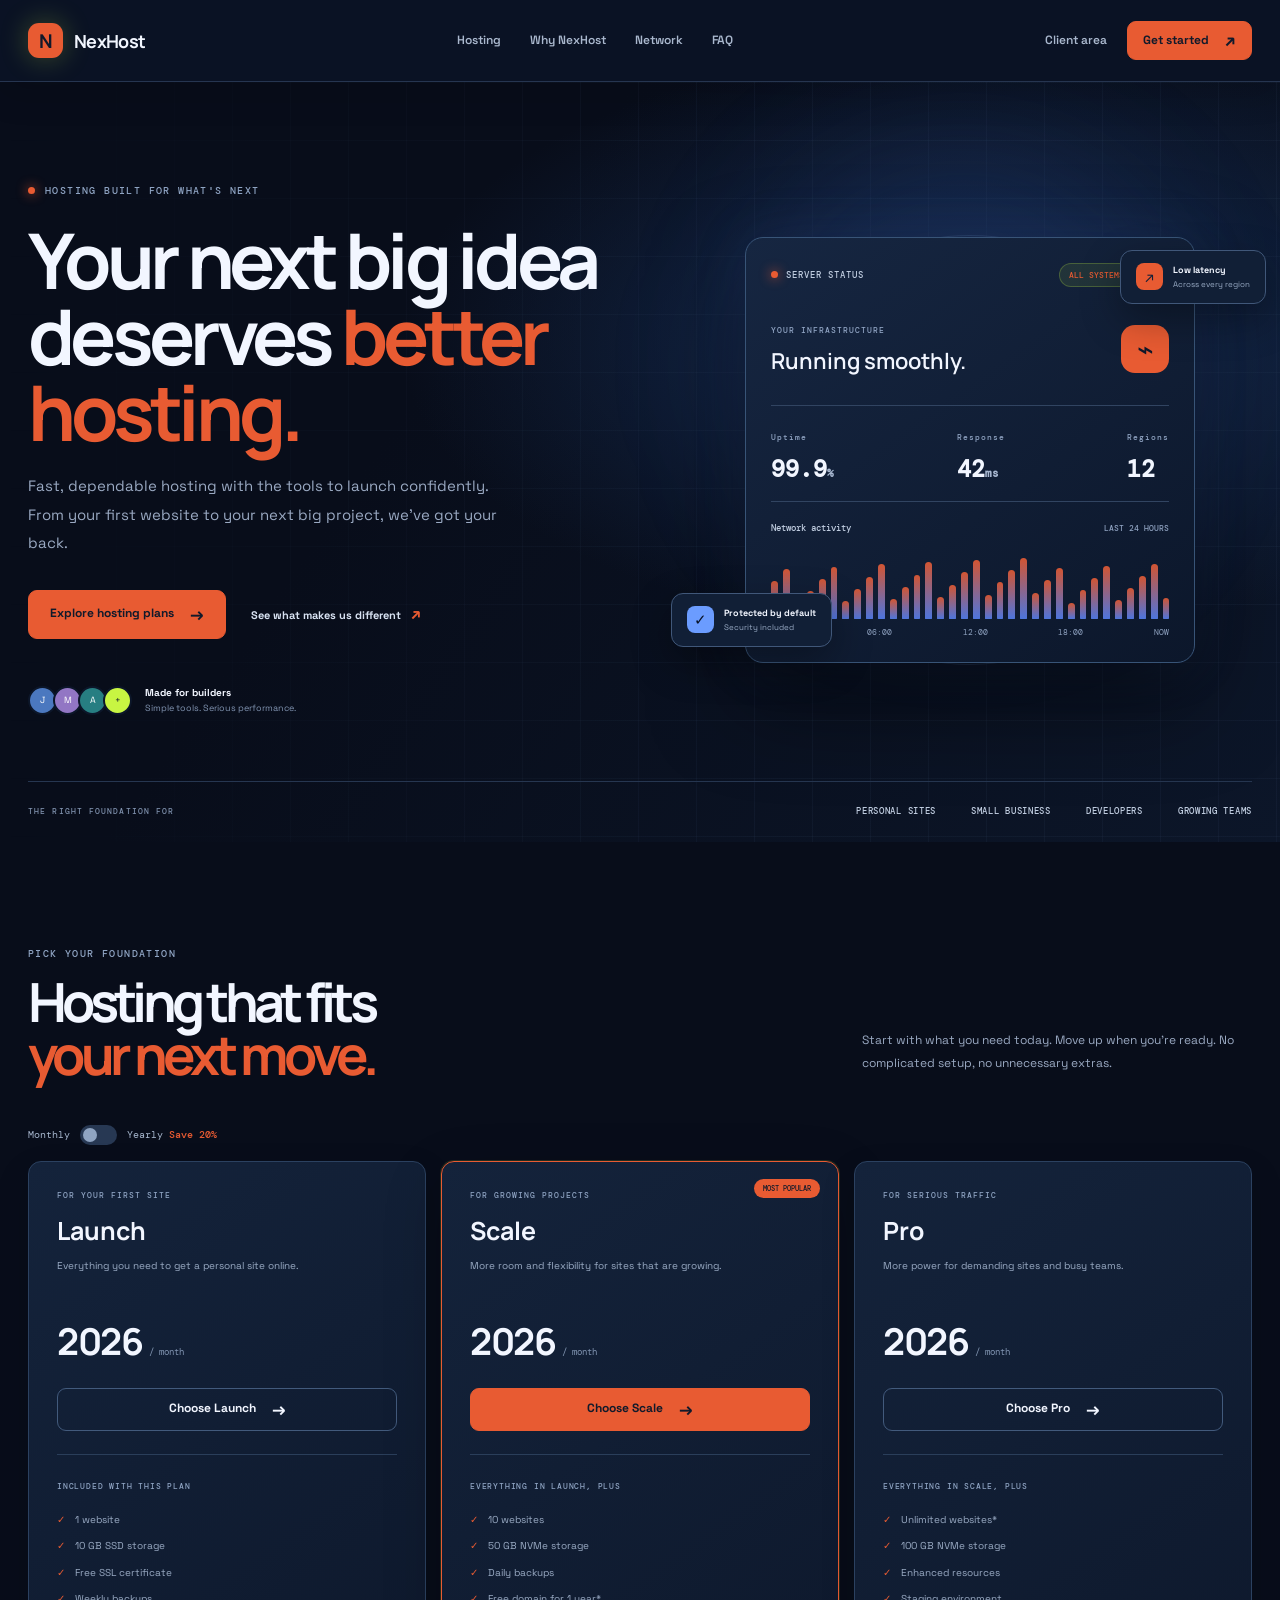
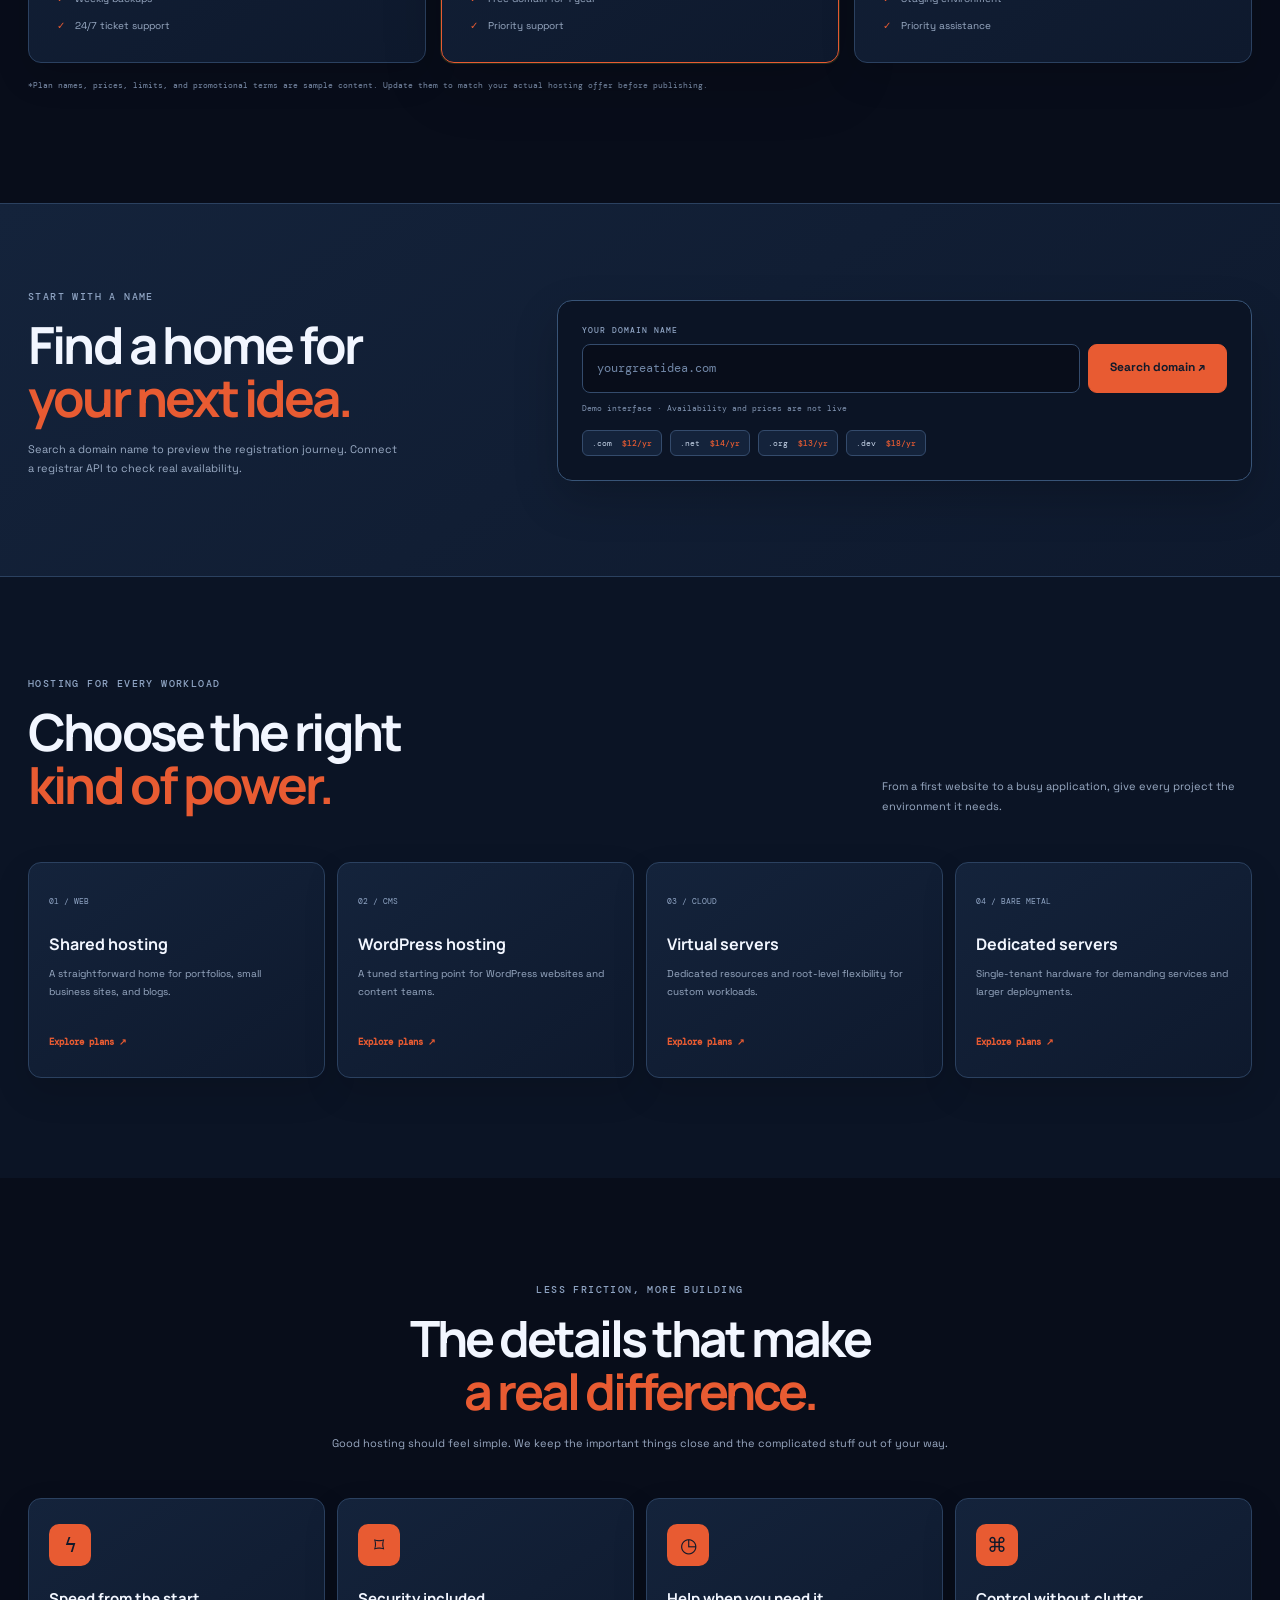
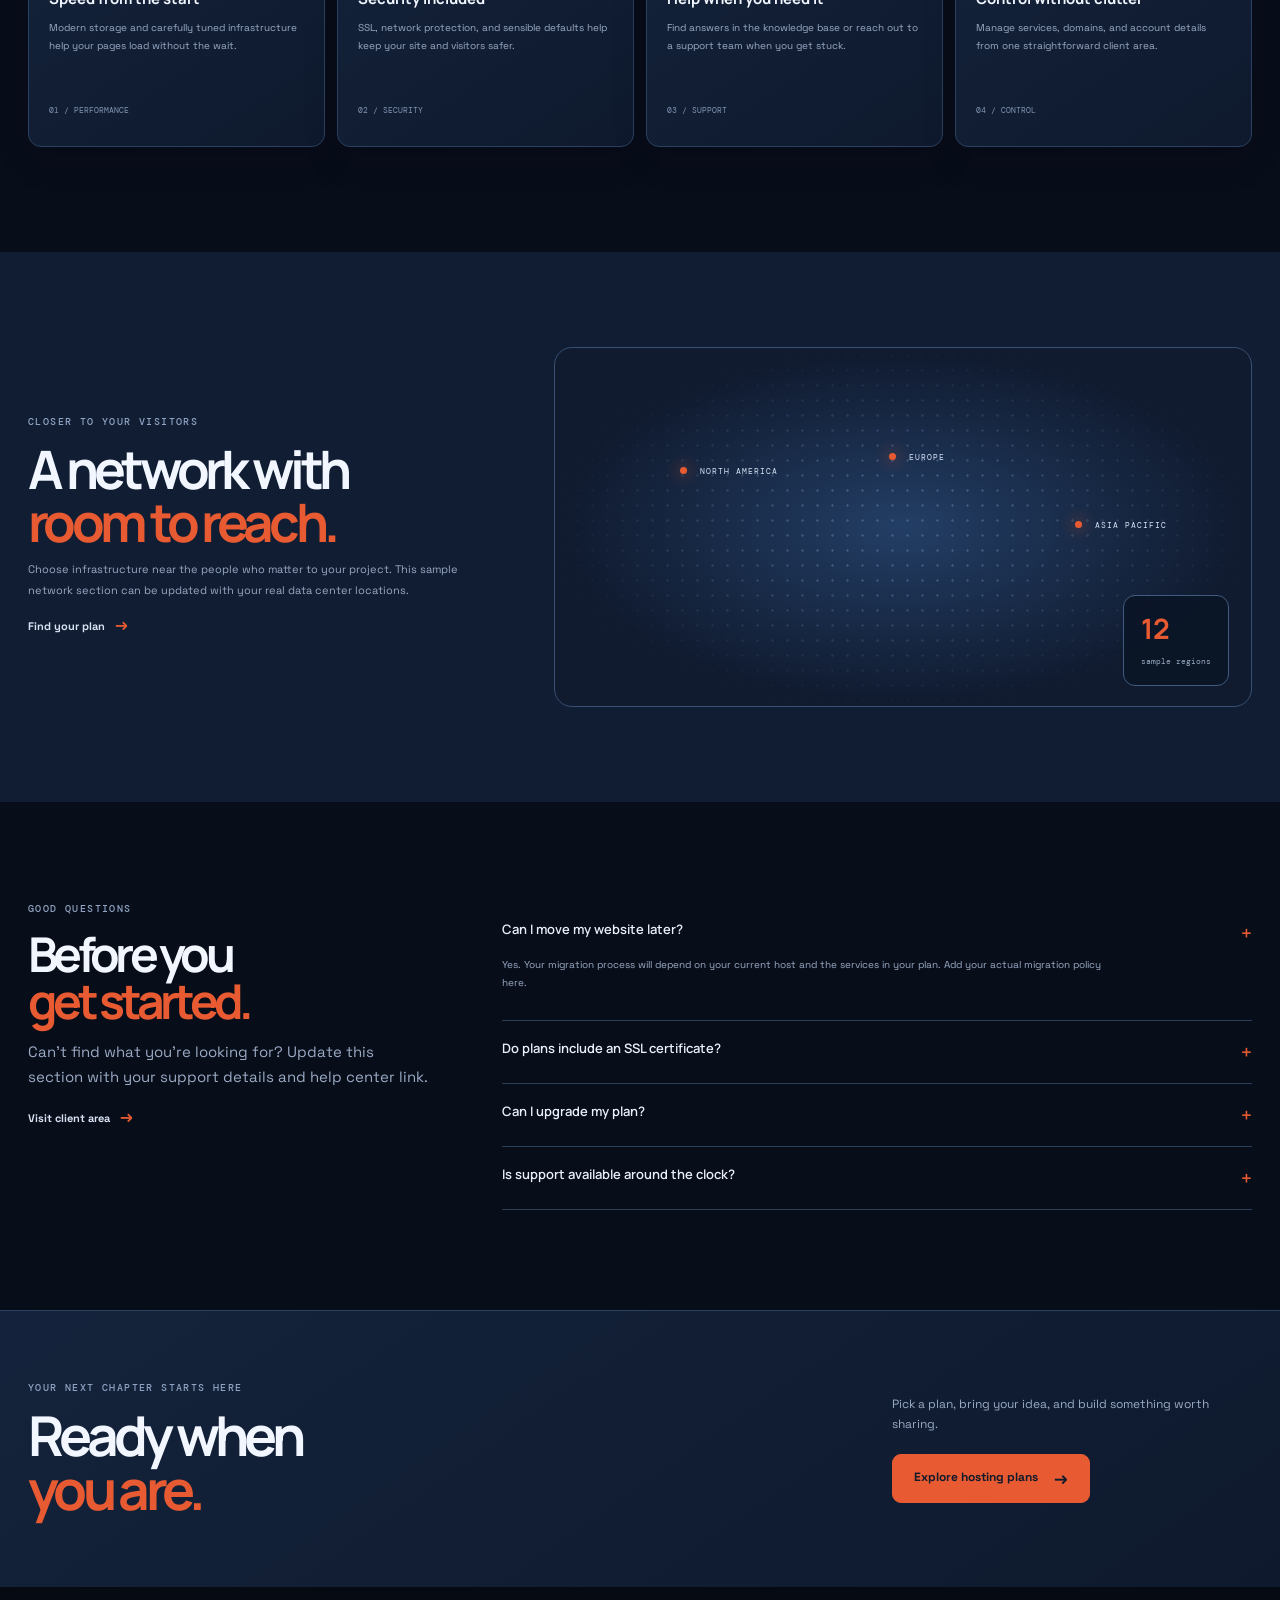
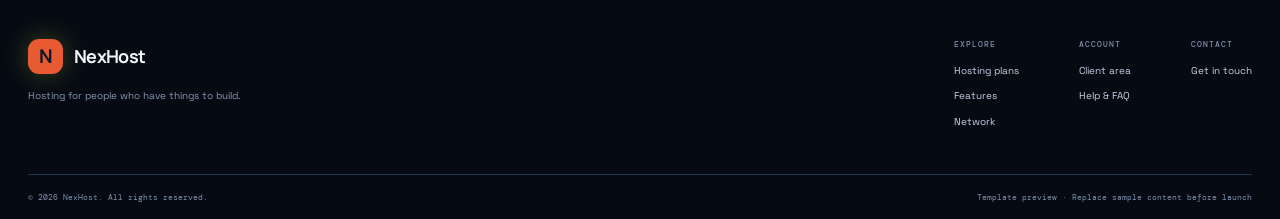
<file: index.html>
<!doctype html>
<html lang="en">
<head>
  <meta charset="utf-8">
  <meta name="viewport" content="width=device-width, initial-scale=1">
  <meta name="theme-color" content="#080d1a">
  <meta name="description" content="NexHost — fast, reliable hosting for projects of every size.">
  <title>NexHost — Hosting that moves with you</title>
  <link rel="preconnect" href="https://fonts.googleapis.com">
  <link rel="preconnect" href="https://fonts.gstatic.com" crossorigin>
  <link href="https://fonts.googleapis.com/css2?family=DM+Sans:wght@400;500;600;700&family=Manrope:wght@400;500;600;700;800&display=swap" rel="stylesheet">
  <link rel="stylesheet" href="assets/css/style.css">
  <link rel="stylesheet" href="assets/css/landing.css">
  <script src="assets/js/config.js"></script><script defer src="assets/js/scroll-motion.js"></script>
  <script defer src="assets/js/main.js"></script>
</head>
<body>
<header class="site-header">
  <div class="container nav-wrap">
    <a class="brand" href="#top"><span class="brand-mark">N</span><span data-brand-name>NexHost</span></a>
    <button class="menu-toggle" aria-label="Open navigation" aria-expanded="false"><span></span><span></span></button>
    <nav class="main-nav" aria-label="Main navigation">
      <a href="#hosting">Hosting</a><a href="#features">Why NexHost</a><a href="#network">Network</a><a href="#faq">FAQ</a>
    </nav>
    <div class="nav-actions"><a class="login-link" href="dashboard.html">Client area</a><a class="button button-small" href="#plans">Get started <span>↗</span></a></div>
  </div>
</header>
<main id="top">
<section class="hero">
  <div class="hero-glow"></div>
  <div class="container hero-grid">
    <div class="hero-copy">
      <div class="eyebrow"><span class="status-dot"></span> HOSTING BUILT FOR WHAT'S NEXT</div>
      <h1>Your next big idea<br>deserves <em>better hosting.</em></h1>
      <p class="hero-lead">Fast, dependable hosting with the tools to launch confidently. From your first website to your next big project, we've got your back.</p>
      <div class="hero-actions"><a class="button" href="#plans">Explore hosting plans <span>→</span></a><a class="text-link" href="#features">See what makes us different <span>↗</span></a></div>
      <div class="hero-proof"><div class="avatar-stack"><i>J</i><i>M</i><i>A</i><i>+</i></div><span><strong>Made for builders</strong><small>Simple tools. Serious performance.</small></span></div>
    </div>
    <div class="hero-visual">
      <div class="visual-orbit orbit-one"></div><div class="visual-orbit orbit-two"></div>
      <div class="server-card">
        <div class="server-top"><span class="server-label"><b></b> SERVER STATUS</span><span class="live-pill">ALL SYSTEMS NORMAL</span></div>
        <div class="server-main"><div><small>YOUR INFRASTRUCTURE</small><h3>Running smoothly.</h3></div><div class="server-icon">⌁</div></div>
        <div class="metric-row"><div><small>Uptime</small><strong>99.9<span>%</span></strong></div><div><small>Response</small><strong>42<span>ms</span></strong></div><div><small>Regions</small><strong>12</strong></div></div>
        <div class="activity-chart"><div class="chart-head"><span>Network activity</span><span>LAST 24 HOURS</span></div><div class="chart-bars"><i style="--h:53%"></i><i style="--h:70%"></i><i style="--h:22%"></i><i style="--h:39%"></i><i style="--h:56%"></i><i style="--h:73%"></i><i style="--h:25%"></i><i style="--h:42%"></i><i style="--h:59%"></i><i style="--h:76%"></i><i style="--h:28%"></i><i style="--h:45%"></i><i style="--h:62%"></i><i style="--h:79%"></i><i style="--h:31%"></i><i style="--h:48%"></i><i style="--h:65%"></i><i style="--h:82%"></i><i style="--h:34%"></i><i style="--h:51%"></i><i style="--h:68%"></i><i style="--h:85%"></i><i style="--h:37%"></i><i style="--h:54%"></i><i style="--h:71%"></i><i style="--h:23%"></i><i style="--h:40%"></i><i style="--h:57%"></i><i style="--h:74%"></i><i style="--h:26%"></i><i style="--h:43%"></i><i style="--h:60%"></i><i style="--h:77%"></i><i style="--h:29%"></i></div><div class="chart-foot"><span>00:00</span><span>06:00</span><span>12:00</span><span>18:00</span><span>NOW</span></div></div>
      </div>
      <div class="floating-chip chip-a"><span class="chip-icon">↗</span><span><b>Low latency</b><small>Across every region</small></span></div>
      <div class="floating-chip chip-b"><span class="chip-icon blue">✓</span><span><b>Protected by default</b><small>Security included</small></span></div>
    </div>
  </div>
  <div class="container trust-strip"><span>THE RIGHT FOUNDATION FOR</span><div><b>PERSONAL SITES</b><b>SMALL BUSINESS</b><b>DEVELOPERS</b><b>GROWING TEAMS</b></div></div>
</section>
<section class="section plans-section" id="hosting">
  <div class="container">
    <div class="section-heading"><div><div class="eyebrow">PICK YOUR FOUNDATION</div><h2>Hosting that fits<br><em>your next move.</em></h2></div><p>Start with what you need today. Move up when you're ready. No complicated setup, no unnecessary extras.</p></div>
    <div class="billing-switch"><span>Monthly</span><span class="switch-track"><i></i></span><span>Yearly <b>Save 20%</b></span></div>
    <div id="plans"></div><div class="plan-grid">
      <article class="plan-card"><div class="plan-tag">FOR YOUR FIRST SITE</div><h3>Launch</h3><p>Everything you need to get a personal site online.</p><div class="price"><strong data-month="4.99" data-year="3.99">$4.99</strong><span>/ month</span></div><a class="button button-outline plan-cta" href="dashboard.html">Choose Launch <span>→</span></a><div class="plan-divider"></div><small class="includes">INCLUDED WITH THIS PLAN</small><ul class="check-list"><li>1 website</li><li>10 GB SSD storage</li><li>Free SSL certificate</li><li>Weekly backups</li><li>24/7 ticket support</li></ul></article>
      <article class="plan-card featured"><div class="popular-label">MOST POPULAR</div><div class="plan-tag">FOR GROWING PROJECTS</div><h3>Scale</h3><p>More room and flexibility for sites that are growing.</p><div class="price"><strong data-month="9.99" data-year="7.99">$9.99</strong><span>/ month</span></div><a class="button plan-cta" href="dashboard.html">Choose Scale <span>→</span></a><div class="plan-divider"></div><small class="includes">EVERYTHING IN LAUNCH, PLUS</small><ul class="check-list"><li>10 websites</li><li>50 GB NVMe storage</li><li>Daily backups</li><li>Free domain for 1 year*</li><li>Priority support</li></ul></article>
      <article class="plan-card"><div class="plan-tag">FOR SERIOUS TRAFFIC</div><h3>Pro</h3><p>More power for demanding sites and busy teams.</p><div class="price"><strong data-month="19.99" data-year="15.99">$19.99</strong><span>/ month</span></div><a class="button button-outline plan-cta" href="dashboard.html">Choose Pro <span>→</span></a><div class="plan-divider"></div><small class="includes">EVERYTHING IN SCALE, PLUS</small><ul class="check-list"><li>Unlimited websites*</li><li>100 GB NVMe storage</li><li>Enhanced resources</li><li>Staging environment</li><li>Priority assistance</li></ul></article>
    </div>
    <p class="fine-print">*Plan names, prices, limits, and promotional terms are sample content. Update them to match your actual hosting offer before publishing.</p>
  </div>
</section>
<section class="domain-finder"><div class="container domain-finder-inner"><div><div class="eyebrow">START WITH A NAME</div><h2>Find a home for<br><em>your next idea.</em></h2><p>Search a domain name to preview the registration journey. Connect a registrar API to check real availability.</p></div><form class="domain-search" id="domain-search"><label for="domain-query">YOUR DOMAIN NAME</label><div class="domain-input-row"><input id="domain-query" type="text" placeholder="yourgreatidea.com" required><button class="button" type="submit">Search domain ↗</button></div><small>Demo interface · Availability and prices are not live</small><div class="domain-extensions"><span>.com <b>$12/yr</b></span><span>.net <b>$14/yr</b></span><span>.org <b>$13/yr</b></span><span>.dev <b>$18/yr</b></span></div></form></div></section>
<section class="product-range"><div class="container"><div class="product-range-head"><div><div class="eyebrow">HOSTING FOR EVERY WORKLOAD</div><h2>Choose the right<br><em>kind of power.</em></h2></div><p>From a first website to a busy application, give every project the environment it needs.</p></div><div class="product-range-grid"><article><span>01 / WEB</span><h3>Shared hosting</h3><p>A straightforward home for portfolios, small business sites, and blogs.</p><a href="#plans">Explore plans ↗</a></article><article><span>02 / CMS</span><h3>WordPress hosting</h3><p>A tuned starting point for WordPress websites and content teams.</p><a href="#plans">Explore plans ↗</a></article><article><span>03 / CLOUD</span><h3>Virtual servers</h3><p>Dedicated resources and root-level flexibility for custom workloads.</p><a href="#plans">Explore plans ↗</a></article><article><span>04 / BARE METAL</span><h3>Dedicated servers</h3><p>Single-tenant hardware for demanding services and larger deployments.</p><a href="#plans">Explore plans ↗</a></article></div></div></section>
<section class="section features-section" id="features"><div class="container">
  <div class="center-heading"><div class="eyebrow">LESS FRICTION, MORE BUILDING</div><h2>The details that make<br><em>a real difference.</em></h2><p>Good hosting should feel simple. We keep the important things close and the complicated stuff out of your way.</p></div>
  <div class="feature-grid">
    <article class="feature-card"><div class="feature-icon">ϟ</div><h3>Speed from the start</h3><p>Modern storage and carefully tuned infrastructure help your pages load without the wait.</p><span>01 / PERFORMANCE</span></article>
    <article class="feature-card"><div class="feature-icon">⌑</div><h3>Security included</h3><p>SSL, network protection, and sensible defaults help keep your site and visitors safer.</p><span>02 / SECURITY</span></article>
    <article class="feature-card"><div class="feature-icon">◷</div><h3>Help when you need it</h3><p>Find answers in the knowledge base or reach out to a support team when you get stuck.</p><span>03 / SUPPORT</span></article>
    <article class="feature-card"><div class="feature-icon">⌘</div><h3>Control without clutter</h3><p>Manage services, domains, and account details from one straightforward client area.</p><span>04 / CONTROL</span></article>
  </div>
</div></section>
<section class="network-section" id="network"><div class="container network-grid"><div><div class="eyebrow">CLOSER TO YOUR VISITORS</div><h2>A network with<br><em>room to reach.</em></h2><p>Choose infrastructure near the people who matter to your project. This sample network section can be updated with your real data center locations.</p><a class="text-link" href="#plans">Find your plan <span>→</span></a></div><div class="network-panel"><div class="map-dots"></div><div class="map-label label-na"><i></i> NORTH AMERICA</div><div class="map-label label-eu"><i></i> EUROPE</div><div class="map-label label-as"><i></i> ASIA PACIFIC</div><div class="map-stat"><strong>12</strong><span>sample regions</span></div></div></div></section>
<section class="section faq-section" id="faq"><div class="container faq-grid"><div><div class="eyebrow">GOOD QUESTIONS</div><h2>Before you<br><em>get started.</em></h2><p>Can't find what you're looking for? Update this section with your support details and help center link.</p><a class="text-link" href="dashboard.html">Visit client area <span>→</span></a></div><div class="faq-list">
  <details open><summary>Can I move my website later?<span>+</span></summary><p>Yes. Your migration process will depend on your current host and the services in your plan. Add your actual migration policy here.</p></details>
  <details><summary>Do plans include an SSL certificate?<span>+</span></summary><p>The sample plans show SSL as included. Confirm the exact certificate and renewal terms with your hosting service before publishing.</p></details>
  <details><summary>Can I upgrade my plan?<span>+</span></summary><p>These plan cards are sample content. Describe your real upgrade process, billing adjustments, and any downtime expectations here.</p></details>
  <details><summary>Is support available around the clock?<span>+</span></summary><p>Support hours shown in this template are illustrative. Replace them with your team's actual availability and response targets.</p></details>
</div></div></section>
<section class="closing-cta"><div class="container closing-inner"><div><div class="eyebrow">YOUR NEXT CHAPTER STARTS HERE</div><h2>Ready when<br><em>you are.</em></h2></div><div><p>Pick a plan, bring your idea, and build something worth sharing.</p><a class="button button-light" href="#plans">Explore hosting plans <span>→</span></a></div></div></section>
</main>
<footer class="site-footer"><div class="container footer-main"><div><a class="brand" href="#top"><span class="brand-mark">N</span><span data-brand-name>NexHost</span></a><p>Hosting for people who have things to build.</p></div><div class="footer-links"><div><b>EXPLORE</b><a href="#hosting">Hosting plans</a><a href="#features">Features</a><a href="#network">Network</a></div><div><b>ACCOUNT</b><a href="dashboard.html">Client area</a><a href="#faq">Help & FAQ</a></div><div data-contact-group><b>CONTACT</b><a data-contact-link href="#faq">Get in touch</a></div></div></div><div class="container footer-bottom"><span>© <span data-year></span> <span data-brand-name>NexHost</span>. All rights reserved.</span><span>Template preview · Replace sample content before launch</span></div></footer>
</body></html>
</file>
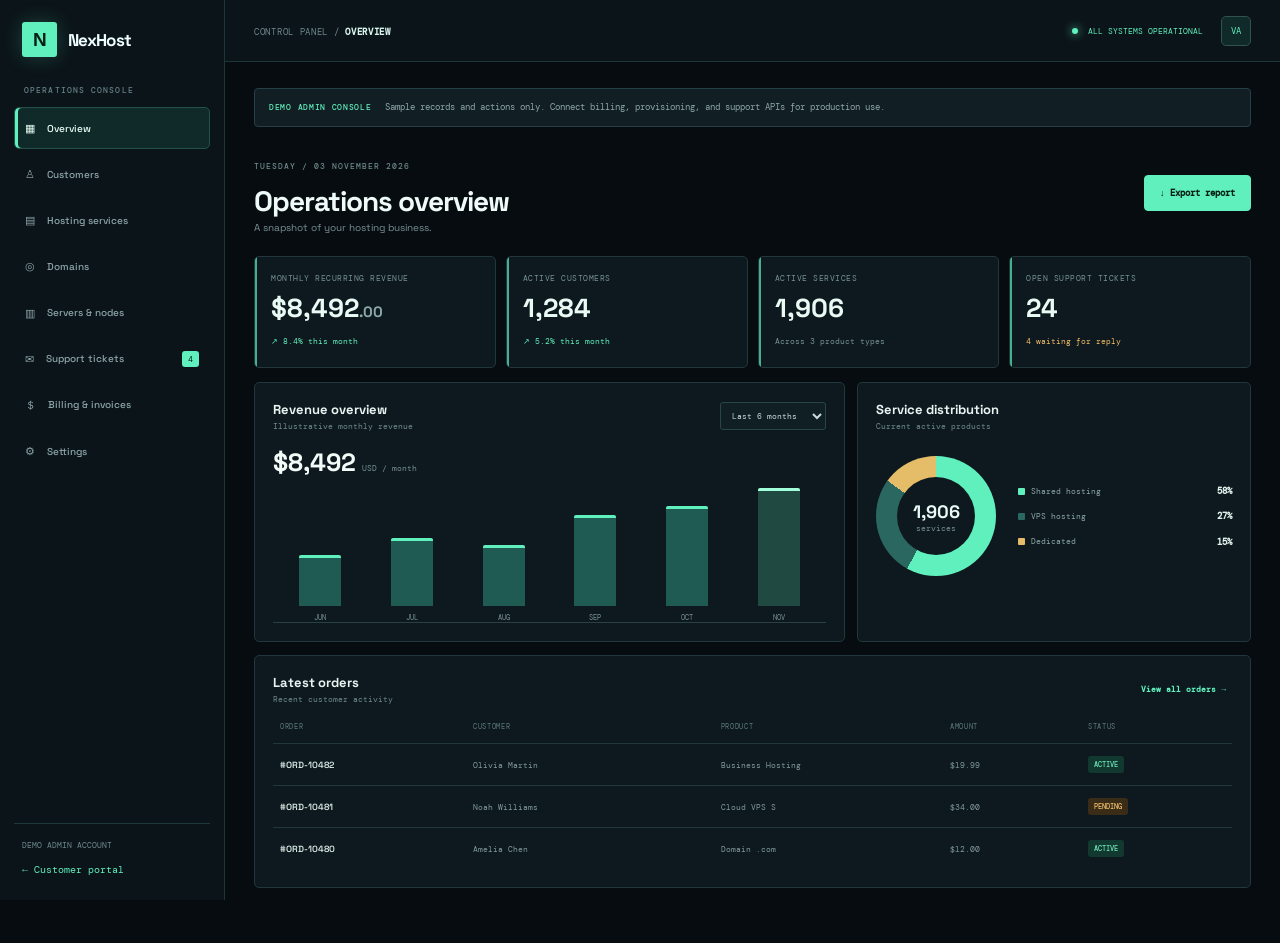
<file: admin-dashboard.html>
<!doctype html>
<html lang="en"><head><meta charset="utf-8"><meta name="viewport" content="width=device-width,initial-scale=1"><meta name="theme-color" content="#252a23"><title>Admin Console — NexHost</title><link rel="stylesheet" href="assets/css/style.css"><link rel="stylesheet" href="assets/css/admin.css"><script src="assets/js/config.js"></script><script defer src="assets/js/scroll-motion.js"></script><script defer src="assets/js/admin.js"></script></head>
<body class="admin-body"><div class="admin-shell"><aside class="admin-sidebar"><a class="brand" href="index.html"><span class="brand-mark">N</span><span data-brand-name>NexHost</span></a><div class="admin-label">OPERATIONS CONSOLE</div><nav class="admin-nav"><button class="admin-link active" data-admin-view="overview">▦ <span>Overview</span></button><button class="admin-link" data-admin-view="customers">♙ <span>Customers</span></button><button class="admin-link" data-admin-view="services">▤ <span>Hosting services</span></button><button class="admin-link" data-admin-view="domains">◎ <span>Domains</span></button><button class="admin-link" data-admin-view="servers">▥ <span>Servers & nodes</span></button><button class="admin-link" data-admin-view="tickets">✉ <span>Support tickets</span><i>4</i></button><button class="admin-link" data-admin-view="billing">＄ <span>Billing & invoices</span></button><button class="admin-link" data-admin-view="settings">⚙ <span>Settings</span></button></nav><div class="admin-side-bottom"><span class="admin-mode">DEMO ADMIN ACCOUNT</span><a href="dashboard.html">← Customer portal</a></div></aside>
<main class="admin-main"><header class="admin-top"><button class="admin-menu" aria-label="Toggle admin menu">☰</button><div><small>CONTROL PANEL / <b id="admin-current">OVERVIEW</b></small></div><div class="admin-top-right"><span class="system-state"><i></i> ALL SYSTEMS OPERATIONAL</span><button class="admin-avatar" data-admin-action="Admin profile">VA</button></div></header>
<div class="admin-content"><div class="admin-demo-note"><b>DEMO ADMIN CONSOLE</b> Sample records and actions only. Connect billing, provisioning, and support APIs for production use.</div>
<section class="admin-view active" id="admin-overview"><div class="admin-page-head"><div><span class="admin-kicker">TUESDAY / 03 NOVEMBER 2026</span><h1>Operations overview</h1><p>A snapshot of your hosting business.</p></div><button class="admin-primary" data-admin-action="Export report">↓ Export report</button></div>
<div class="admin-stats"><article><small>MONTHLY RECURRING REVENUE</small><strong>$8,492<span>.00</span></strong><em class="up">↗ 8.4% this month</em></article><article><small>ACTIVE CUSTOMERS</small><strong>1,284</strong><em class="up">↗ 5.2% this month</em></article><article><small>ACTIVE SERVICES</small><strong>1,906</strong><em>Across 3 product types</em></article><article><small>OPEN SUPPORT TICKETS</small><strong>24</strong><em class="attention">4 waiting for reply</em></article></div>
<div class="admin-grid"><article class="admin-panel revenue-panel"><div class="admin-panel-head"><div><h2>Revenue overview</h2><p>Illustrative monthly revenue</p></div><select aria-label="Revenue period"><option>Last 6 months</option><option>Last 12 months</option></select></div><div class="revenue-total">$8,492 <span>USD / month</span></div><div class="revenue-bars"><div><i style="--bar:38%"></i><span>JUN</span></div><div><i style="--bar:51%"></i><span>JUL</span></div><div><i style="--bar:46%"></i><span>AUG</span></div><div><i style="--bar:68%"></i><span>SEP</span></div><div><i style="--bar:75%"></i><span>OCT</span></div><div><i style="--bar:92%"></i><span>NOV</span></div></div></article><article class="admin-panel"><div class="admin-panel-head"><div><h2>Service distribution</h2><p>Current active products</p></div></div><div class="distribution"><div class="donut"><span>1,906<small>services</small></span></div><ul><li><i class="orange"></i> Shared hosting <b>58%</b></li><li><i class="dark"></i> VPS hosting <b>27%</b></li><li><i class="sage"></i> Dedicated <b>15%</b></li></ul></div></article></div>
<article class="admin-panel table-panel"><div class="admin-panel-head"><div><h2>Latest orders</h2><p>Recent customer activity</p></div><button class="admin-text-btn" data-admin-view-link="services">View all orders →</button></div><div class="admin-table"><div class="admin-row admin-table-head"><span>ORDER</span><span>CUSTOMER</span><span>PRODUCT</span><span>AMOUNT</span><span>STATUS</span></div><div class="admin-row"><b>#ORD-10482</b><span>Olivia Martin</span><span>Business Hosting</span><span>$19.99</span><em class="tag green">ACTIVE</em></div><div class="admin-row"><b>#ORD-10481</b><span>Noah Williams</span><span>Cloud VPS S</span><span>$34.00</span><em class="tag amber">PENDING</em></div><div class="admin-row"><b>#ORD-10480</b><span>Amelia Chen</span><span>Domain .com</span><span>$12.00</span><em class="tag green">ACTIVE</em></div></div></article></section>
<section class="admin-view" id="admin-customers"><div class="admin-page-head"><div><span class="admin-kicker">ACCOUNTS & ACCESS</span><h1>Customers</h1><p>Manage customer profiles and account status.</p></div><button class="admin-primary" data-admin-action="Add customer">＋ Add customer</button></div><div class="admin-panel table-panel"><div class="admin-panel-head"><div><h2>Customer directory</h2><p>Sample customer records</p></div><input class="admin-search" data-admin-search placeholder="Search customers…"></div><div class="admin-table"><div class="admin-row admin-table-head"><span>NAME</span><span>EMAIL</span><span>SERVICES</span><span>JOINED</span><span>STATUS</span></div><div class="admin-row admin-searchable"><b>Olivia Martin</b><span>olivia@example.test</span><span>3</span><span>Oct 28, 2026</span><em class="tag green">ACTIVE</em></div><div class="admin-row admin-searchable"><b>Noah Williams</b><span>noah@example.test</span><span>2</span><span>Oct 26, 2026</span><em class="tag green">ACTIVE</em></div><div class="admin-row admin-searchable"><b>Amelia Chen</b><span>amelia@example.test</span><span>1</span><span>Oct 25, 2026</span><em class="tag amber">REVIEW</em></div><div class="admin-row admin-searchable"><b>Liam Garcia</b><span>liam@example.test</span><span>4</span><span>Oct 22, 2026</span><em class="tag green">ACTIVE</em></div></div></div></section>
<section class="admin-view" id="admin-services"><div class="admin-page-head"><div><span class="admin-kicker">PRODUCT FULFILMENT</span><h1>Hosting services</h1><p>Review provisioned hosting products and their status.</p></div><button class="admin-primary" data-admin-action="Create service">＋ Create service</button></div><div class="admin-panel table-panel"><div class="admin-panel-head"><div><h2>All services</h2><p>Sample provisioned products</p></div><input class="admin-search" data-admin-search placeholder="Search services…"></div><div class="admin-table"><div class="admin-row admin-table-head"><span>SERVICE ID</span><span>PRODUCT</span><span>HOSTNAME</span><span>NODE</span><span>STATUS</span></div><div class="admin-row admin-searchable"><b>SV-2091</b><span>Business Hosting</span><span>host-2091.demo</span><span>WEB-NODE-01</span><em class="tag green">ONLINE</em></div><div class="admin-row admin-searchable"><b>SV-2090</b><span>Cloud VPS S</span><span>vps-2090.demo</span><span>VPS-NODE-03</span><em class="tag green">ONLINE</em></div><div class="admin-row admin-searchable"><b>SV-2089</b><span>Starter Hosting</span><span>host-2089.demo</span><span>WEB-NODE-02</span><em class="tag amber">SUSPENDED</em></div></div></div></section>
<section class="admin-view" id="admin-domains"><div class="admin-page-head"><div><span class="admin-kicker">DOMAIN REGISTRY</span><h1>Domains</h1><p>Track registrations, renewals, and DNS status.</p></div><button class="admin-primary" data-admin-action="Register domain">＋ Register domain</button></div><div class="admin-panel table-panel"><div class="admin-panel-head"><div><h2>Domain portfolio</h2><p>Sample registry records</p></div><input class="admin-search" data-admin-search placeholder="Search domains…"></div><div class="admin-table"><div class="admin-row admin-table-head"><span>DOMAIN</span><span>OWNER</span><span>RENEWAL</span><span>AUTO RENEW</span><span>STATUS</span></div><div class="admin-row admin-searchable"><b>northstar.demo</b><span>Olivia Martin</span><span>Dec 04, 2026</span><span>Enabled</span><em class="tag green">ACTIVE</em></div><div class="admin-row admin-searchable"><b>studio-sample.test</b><span>Noah Williams</span><span>Dec 18, 2026</span><span>Enabled</span><em class="tag amber">RENEW SOON</em></div></div></div></section>
<section class="admin-view" id="admin-servers"><div class="admin-page-head"><div><span class="admin-kicker">INFRASTRUCTURE</span><h1>Servers & nodes</h1><p>Monitor node capacity and operational state.</p></div><button class="admin-primary" data-admin-action="Add server node">＋ Add node</button></div><div class="node-grid"><article class="admin-panel node-card"><div class="node-top"><b>WEB-NODE-01</b><em class="tag green">ONLINE</em></div><p>Shared hosting · Frankfurt, DE</p><strong>62%</strong><small>CPU utilization</small><div class="meter"><i style="width:62%"></i></div><strong>71%</strong><small>Storage utilization</small><div class="meter"><i style="width:71%"></i></div></article><article class="admin-panel node-card"><div class="node-top"><b>VPS-NODE-03</b><em class="tag green">ONLINE</em></div><p>Virtual servers · Singapore, SG</p><strong>38%</strong><small>CPU utilization</small><div class="meter"><i style="width:38%"></i></div><strong>54%</strong><small>Storage utilization</small><div class="meter"><i style="width:54%"></i></div></article><article class="admin-panel node-card"><div class="node-top"><b>WEB-NODE-02</b><em class="tag amber">MAINTENANCE</em></div><p>Shared hosting · London, UK</p><strong>24%</strong><small>CPU utilization</small><div class="meter"><i style="width:24%"></i></div><strong>49%</strong><small>Storage utilization</small><div class="meter"><i style="width:49%"></i></div></article></div></section>
<section class="admin-view" id="admin-tickets"><div class="admin-page-head"><div><span class="admin-kicker">CUSTOMER CARE</span><h1>Support tickets</h1><p>Prioritize and respond to customer requests.</p></div><button class="admin-primary" data-admin-action="Create ticket">＋ Create ticket</button></div><div class="admin-panel table-panel"><div class="admin-panel-head"><div><h2>Ticket queue</h2><p>Sample support conversations</p></div><input class="admin-search" data-admin-search placeholder="Search tickets…"></div><div class="admin-table"><div class="admin-row admin-table-head"><span>TICKET</span><span>SUBJECT</span><span>CUSTOMER</span><span>UPDATED</span><span>PRIORITY</span></div><div class="admin-row admin-searchable"><b>#NX-1042</b><span>SSL certificate setup</span><span>Olivia Martin</span><span>12 min ago</span><em class="tag amber">HIGH</em></div><div class="admin-row admin-searchable"><b>#NX-1041</b><span>Domain transfer question</span><span>Noah Williams</span><span>48 min ago</span><em class="tag green">NORMAL</em></div><div class="admin-row admin-searchable"><b>#NX-1039</b><span>VPS access details</span><span>Liam Garcia</span><span>2 hours ago</span><em class="tag amber">HIGH</em></div></div></div></section>
<section class="admin-view" id="admin-billing"><div class="admin-page-head"><div><span class="admin-kicker">FINANCE & COLLECTIONS</span><h1>Billing & invoices</h1><p>Review charges, payments, and outstanding invoices.</p></div><button class="admin-primary" data-admin-action="Create invoice">＋ Create invoice</button></div><div class="admin-stats compact"><article><small>COLLECTED THIS MONTH</small><strong>$8,492</strong><em class="up">Sample total</em></article><article><small>OUTSTANDING</small><strong>$624</strong><em class="attention">18 invoices due</em></article><article><small>REFUNDS</small><strong>$86</strong><em>2 sample refunds</em></article></div><div class="admin-panel table-panel"><div class="admin-panel-head"><div><h2>Recent invoices</h2><p>Sample billing records</p></div><input class="admin-search" data-admin-search placeholder="Search invoices…"></div><div class="admin-table"><div class="admin-row admin-table-head"><span>INVOICE</span><span>CUSTOMER</span><span>ISSUED</span><span>AMOUNT</span><span>STATUS</span></div><div class="admin-row admin-searchable"><b>#INV-2084</b><span>Olivia Martin</span><span>Nov 03, 2026</span><span>$19.99</span><em class="tag amber">DUE</em></div><div class="admin-row admin-searchable"><b>#INV-2083</b><span>Noah Williams</span><span>Nov 02, 2026</span><span>$34.00</span><em class="tag green">PAID</em></div><div class="admin-row admin-searchable"><b>#INV-2082</b><span>Amelia Chen</span><span>Nov 01, 2026</span><span>$12.00</span><em class="tag green">PAID</em></div></div></div></section>
<section class="admin-view" id="admin-settings"><div class="admin-page-head"><div><span class="admin-kicker">PLATFORM CONFIGURATION</span><h1>Settings</h1><p>Review the business details and service defaults.</p></div><button class="admin-primary" data-admin-action="Save settings">Save changes</button></div><div class="settings-grid"><article class="admin-panel settings-card"><h2>Company profile</h2><label>Business name<input value="NexHost Demo"></label><label>Support email<input value="support@example.test"></label><label>Default currency<select><option>USD — US Dollar</option><option>PHP — Philippine Peso</option><option>EUR — Euro</option></select></label></article><article class="admin-panel settings-card"><h2>Service defaults</h2><label>Default billing cycle<select><option>Monthly</option><option>Annually</option></select></label><label>Default server region<select><option>Singapore</option><option>Frankfurt</option><option>London</option></select></label><label>Automatic suspension<select><option>Disabled in demo</option><option>Enabled</option></select></label></article></div></section>
</div></main></div><div class="admin-toast" role="status" aria-live="polite"></div></body></html>
</file>
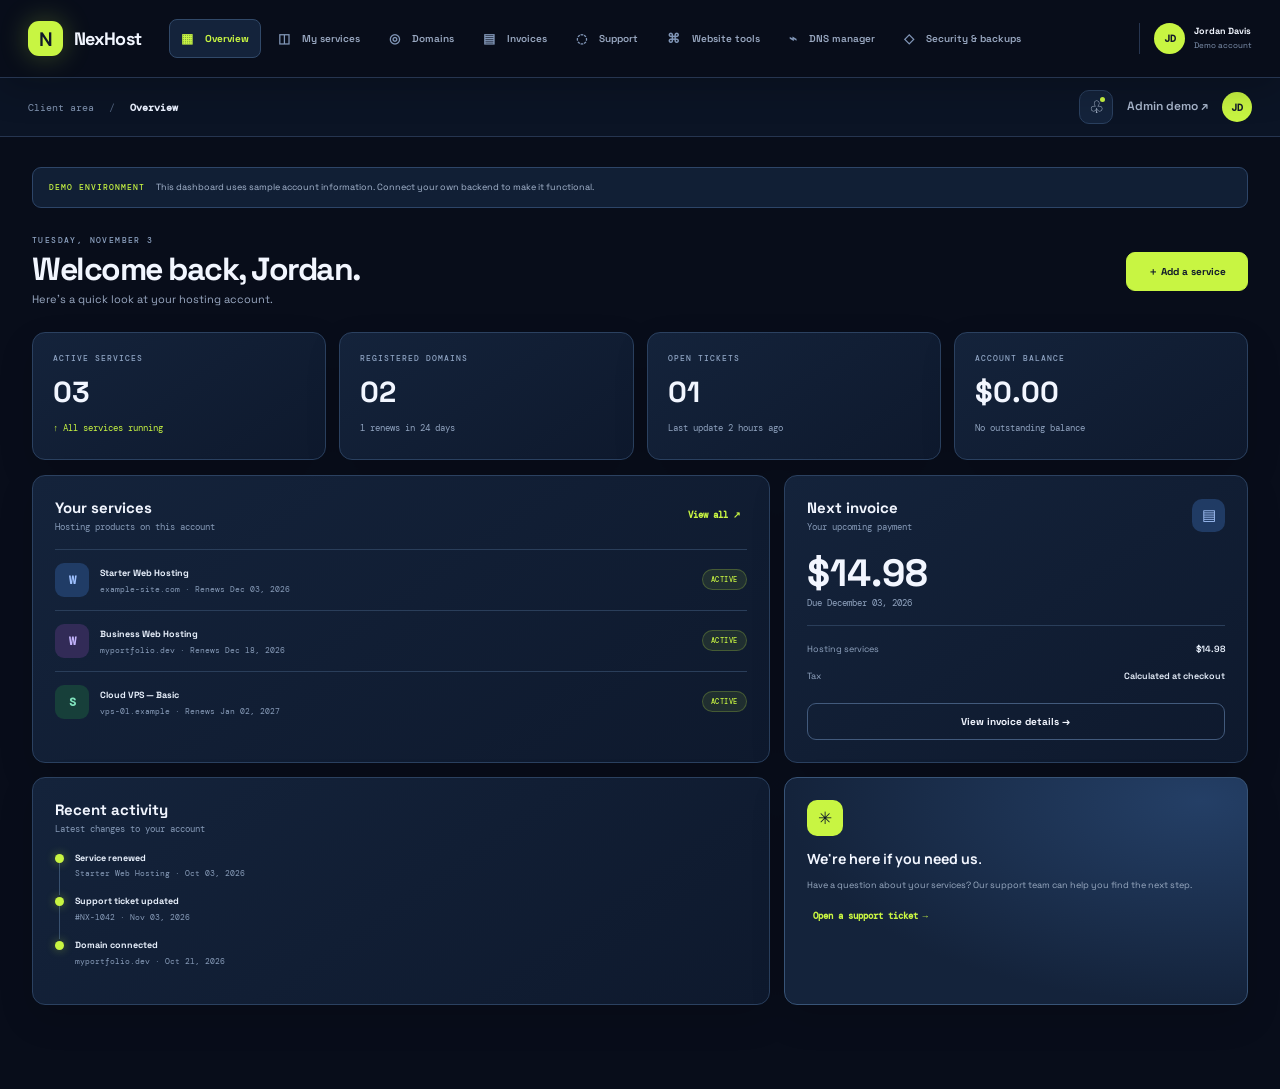
<file: dashboard.html>
<!doctype html>
<html lang="en"><head><meta charset="utf-8"><meta name="viewport" content="width=device-width,initial-scale=1"><meta name="theme-color" content="#f1efe9"><title>Client Area — NexHost</title><link rel="preconnect" href="https://fonts.googleapis.com"><link href="https://fonts.googleapis.com/css2?family=DM+Sans:wght@400;500;600;700&family=Manrope:wght@400;500;600;700;800&display=swap" rel="stylesheet"><link rel="stylesheet" href="assets/css/style.css"><link rel="stylesheet" href="assets/css/dashboard.css"><script src="assets/js/config.js"></script><script defer src="assets/js/scroll-motion.js"></script><script defer src="assets/js/dashboard.js"></script></head>
<body class="dashboard-body"><div class="app-shell"><aside class="sidebar"><a class="brand" href="index.html"><span class="brand-mark">N</span><span data-brand-name>NexHost</span></a><div class="workspace-label">CLIENT AREA</div><nav class="side-nav"><button class="side-link active" data-view="overview"><span>▦</span> Overview</button><button class="side-link" data-view="services"><span>◫</span> My services</button><button class="side-link" data-view="domains"><span>◎</span> Domains</button><button class="side-link" data-view="invoices"><span>▤</span> Invoices</button><button class="side-link" data-view="support"><span>◌</span> Support</button><button class="side-link" data-view="tools"><span>⌘</span> Website tools</button><button class="side-link" data-view="dns"><span>⌁</span> DNS manager</button><button class="side-link" data-view="security"><span>◇</span> Security & backups</button></nav><div class="sidebar-bottom"><div class="help-card"><span>Need a hand?</span><p>Find answers in our help center.</p><a href="#" data-demo-action="Help center">Visit help center ↗</a></div><button class="profile"><span class="profile-avatar">JD</span><span><b>Jordan Davis</b><small>Demo account</small></span><span class="profile-more">···</span></button></div></aside>
<main class="dashboard-main"><header class="dash-topbar"><button class="sidebar-toggle" aria-label="Toggle sidebar">☰</button><div class="breadcrumb">Client area <span>/</span> <b id="current-section">Overview</b></div><div class="top-actions"><button class="icon-button" data-demo-action="Notifications" aria-label="Notifications">♧<i></i></button><a class="login-link" href="admin-dashboard.html">Admin demo ↗</a><span class="top-avatar">JD</span></div></header>
<div class="dash-content"><div class="sample-banner"><span>DEMO ENVIRONMENT</span> This dashboard uses sample account information. Connect your own backend to make it functional.</div>
<section class="dash-view active" id="view-overview"><div class="dash-heading"><div><div class="eyebrow">TUESDAY, NOVEMBER 3</div><h1>Welcome back, Jordan.</h1><p>Here's a quick look at your hosting account.</p></div><button class="button" data-demo-action="New service">＋ Add a service</button></div>
<div class="stat-grid"><article class="stat-card"><span>ACTIVE SERVICES</span><strong>03</strong><small class="positive">↑ All services running</small></article><article class="stat-card"><span>REGISTERED DOMAINS</span><strong>02</strong><small>1 renews in 24 days</small></article><article class="stat-card"><span>OPEN TICKETS</span><strong>01</strong><small>Last update 2 hours ago</small></article><article class="stat-card"><span>ACCOUNT BALANCE</span><strong>$0.00</strong><small>No outstanding balance</small></article></div>
<div class="dash-columns"><article class="panel service-panel"><div class="panel-heading"><div><h2>Your services</h2><p>Hosting products on this account</p></div><button class="subtle-button" data-view-link="services">View all ↗</button></div><div class="service-row"><span class="service-symbol">W</span><div class="service-info"><b>Starter Web Hosting</b><small>example-site.com · Renews Dec 03, 2026</small></div><span class="state-pill">ACTIVE</span></div><div class="service-row"><span class="service-symbol purple">W</span><div class="service-info"><b>Business Web Hosting</b><small>myportfolio.dev · Renews Dec 18, 2026</small></div><span class="state-pill">ACTIVE</span></div><div class="service-row"><span class="service-symbol green">S</span><div class="service-info"><b>Cloud VPS — Basic</b><small>vps-01.example · Renews Jan 02, 2027</small></div><span class="state-pill">ACTIVE</span></div></article>
<article class="panel invoice-panel"><div class="panel-heading"><div><h2>Next invoice</h2><p>Your upcoming payment</p></div><span class="invoice-icon">▤</span></div><div class="invoice-amount">$14.98</div><div class="invoice-date">Due December 03, 2026</div><div class="invoice-divider"></div><div class="invoice-line"><span>Hosting services</span><b>$14.98</b></div><div class="invoice-line"><span>Tax</span><b>Calculated at checkout</b></div><button class="button button-outline full-button" data-demo-action="Invoice details">View invoice details →</button></article></div>
<div class="dash-columns lower-columns"><article class="panel"><div class="panel-heading"><div><h2>Recent activity</h2><p>Latest changes to your account</p></div></div><div class="timeline"><div><i></i><p><b>Service renewed</b><small>Starter Web Hosting · Oct 03, 2026</small></p></div><div><i></i><p><b>Support ticket updated</b><small>#NX-1042 · Nov 03, 2026</small></p></div><div><i></i><p><b>Domain connected</b><small>myportfolio.dev · Oct 21, 2026</small></p></div></div></article><article class="panel support-panel"><div class="support-icon">✳</div><h3>We're here if you need us.</h3><p>Have a question about your services? Our support team can help you find the next step.</p><button class="subtle-button" data-view-link="support">Open a support ticket →</button></article></div></section>
<section class="dash-view" id="view-services"><div class="dash-heading"><div><div class="eyebrow">YOUR PRODUCTS</div><h1>My services</h1><p>Manage the hosting products on your account.</p></div><button class="button" data-demo-action="Order service">＋ Order service</button></div><div class="panel table-panel"><div class="panel-heading"><div><h2>All services</h2><p>3 sample services</p></div><input class="table-search" placeholder="Search services…" data-search="services"></div><div class="data-table"><div class="table-row table-head"><span>PRODUCT</span><span>DOMAIN / HOSTNAME</span><span>RENEWAL</span><span>STATUS</span><span></span></div><div class="table-row searchable"><b>Starter Web Hosting</b><span>example-site.com</span><span>Dec 03, 2026</span><span class="state-pill">ACTIVE</span><button data-demo-action="Manage Starter Hosting">Manage →</button></div><div class="table-row searchable"><b>Business Web Hosting</b><span>myportfolio.dev</span><span>Dec 18, 2026</span><span class="state-pill">ACTIVE</span><button data-demo-action="Manage Business Hosting">Manage →</button></div><div class="table-row searchable"><b>Cloud VPS — Basic</b><span>vps-01.example</span><span>Jan 02, 2027</span><span class="state-pill">ACTIVE</span><button data-demo-action="Manage Cloud VPS">Manage →</button></div></div></div></section>
<section class="dash-view" id="view-domains"><div class="dash-heading"><div><div class="eyebrow">YOUR ONLINE ADDRESS</div><h1>Domains</h1><p>Keep track of the domains in your account.</p></div><button class="button" data-demo-action="Register domain">＋ Register domain</button></div><div class="panel table-panel"><div class="panel-heading"><div><h2>Registered domains</h2><p>2 sample domains</p></div></div><div class="data-table"><div class="table-row table-head"><span>DOMAIN</span><span>REGISTRATION</span><span>EXPIRES</span><span>STATUS</span><span></span></div><div class="table-row"><b>example-site.com</b><span>Dec 03, 2025</span><span>Dec 03, 2026</span><span class="state-pill">ACTIVE</span><button data-demo-action="Manage domain">Manage →</button></div><div class="table-row"><b>myportfolio.dev</b><span>Oct 21, 2025</span><span>Oct 21, 2026</span><span class="state-pill warning">RENEW SOON</span><button data-demo-action="Renew domain">Renew →</button></div></div></div></section>
<section class="dash-view" id="view-invoices"><div class="dash-heading"><div><div class="eyebrow">BILLING HISTORY</div><h1>Invoices</h1><p>Review your payments and upcoming charges.</p></div></div><div class="panel table-panel"><div class="panel-heading"><div><h2>Recent invoices</h2><p>Sample billing records</p></div></div><div class="data-table"><div class="table-row table-head"><span>INVOICE</span><span>DATE</span><span>AMOUNT</span><span>STATUS</span><span></span></div><div class="table-row"><b>#NX-2084</b><span>Nov 03, 2026</span><span>$14.98</span><span class="state-pill warning">DUE</span><button data-demo-action="Download invoice">Download ↓</button></div><div class="table-row"><b>#NX-2011</b><span>Oct 03, 2026</span><span>$14.98</span><span class="state-pill">PAID</span><button data-demo-action="Download invoice">Download ↓</button></div><div class="table-row"><b>#NX-1938</b><span>Sep 03, 2026</span><span>$9.99</span><span class="state-pill">PAID</span><button data-demo-action="Download invoice">Download ↓</button></div></div></div></section>
<section class="dash-view" id="view-support"><div class="dash-heading"><div><div class="eyebrow">WE'VE GOT YOUR BACK</div><h1>Support</h1><p>Get help with your services and account.</p></div><button class="button" data-demo-action="Create support ticket">＋ New ticket</button></div><div class="support-grid"><article class="panel"><div class="support-icon">◷</div><h2>Knowledge base</h2><p>Browse setup guides, troubleshooting steps, and answers to common questions.</p><button class="subtle-button" data-demo-action="Knowledge base">Browse articles →</button></article><article class="panel"><div class="support-icon">✉</div><h2>Contact support</h2><p>Tell the support team what's going on and get help with your account.</p><button class="subtle-button" data-demo-action="Contact support">Start a conversation →</button></article></div><div class="panel ticket-panel"><div class="panel-heading"><div><h2>Your tickets</h2><p>Recent support conversations</p></div></div><div class="ticket-line"><div><b>#NX-1042 · Website SSL setup</b><small>Last update: 2 hours ago</small></div><span class="state-pill warning">AWAITING REPLY</span></div></div></section>
<section class="dash-view" id="view-tools"><div class="dash-heading"><div><div class="eyebrow">SITE MANAGEMENT</div><h1>Website tools</h1><p>Shortcuts for common hosting tasks. Connect a control panel API to enable them.</p></div></div><div class="tool-grid"><article class="panel tool-card"><span>▧</span><h2>File manager</h2><p>Browse website files, upload assets, and manage folders.</p><button class="subtle-button" data-demo-action="Open file manager">Open tool →</button></article><article class="panel tool-card"><span>▤</span><h2>MySQL databases</h2><p>Create databases and manage database users.</p><button class="subtle-button" data-demo-action="Manage databases">Manage databases →</button></article><article class="panel tool-card"><span>⌘</span><h2>FTP accounts</h2><p>Manage secure file transfer accounts and access.</p><button class="subtle-button" data-demo-action="Manage FTP accounts">Manage accounts →</button></article><article class="panel tool-card"><span>◷</span><h2>Cron jobs</h2><p>Schedule recurring commands for your websites.</p><button class="subtle-button" data-demo-action="Manage cron jobs">Manage schedules →</button></article><article class="panel tool-card"><span>PHP</span><h2>PHP settings</h2><p>Review runtime version and common PHP options.</p><button class="subtle-button" data-demo-action="PHP settings">View settings →</button></article><article class="panel tool-card"><span>↗</span><h2>Staging site</h2><p>Prepare a test copy before publishing changes.</p><button class="subtle-button" data-demo-action="Create staging site">Create staging →</button></article></div></section>
<section class="dash-view" id="view-dns"><div class="dash-heading"><div><div class="eyebrow">DOMAIN CONFIGURATION</div><h1>DNS manager</h1><p>Example DNS records for a sample domain.</p></div><button class="button" data-demo-action="Add DNS record">＋ Add record</button></div><div class="panel table-panel"><div class="panel-heading"><div><h2>example-site.com</h2><p>Illustrative DNS zone records</p></div><span class="state-pill">ZONE ACTIVE</span></div><div class="data-table"><div class="table-row table-head"><span>TYPE</span><span>HOST</span><span>VALUE</span><span>TTL</span><span></span></div><div class="table-row"><b>A</b><span>@</span><span>192.0.2.10</span><span>3600</span><button data-demo-action="Edit DNS record">Edit</button></div><div class="table-row"><b>CNAME</b><span>www</span><span>example-site.com</span><span>3600</span><button data-demo-action="Edit DNS record">Edit</button></div><div class="table-row"><b>MX</b><span>@</span><span>mail.example-site.com</span><span>3600</span><button data-demo-action="Edit DNS record">Edit</button></div><div class="table-row"><b>TXT</b><span>@</span><span>v=spf1 include:mail.example.test ~all</span><span>3600</span><button data-demo-action="Edit DNS record">Edit</button></div></div></div></section>
<section class="dash-view" id="view-security"><div class="dash-heading"><div><div class="eyebrow">PROTECTION & RECOVERY</div><h1>Security & backups</h1><p>Review the example protection status for your hosting services.</p></div></div><div class="security-grid"><article class="panel security-card"><span class="state-pill">SSL ACTIVE</span><h2>SSL certificates</h2><p>example-site.com</p><strong>Valid until Dec 03, 2026</strong><button class="subtle-button" data-demo-action="Manage SSL certificate">Certificate details →</button></article><article class="panel security-card"><span class="state-pill">BACKUP READY</span><h2>Daily backups</h2><p>Latest sample backup</p><strong>Nov 03, 2026 · 02:00 UTC</strong><button class="subtle-button" data-demo-action="Restore backup">View restore points →</button></article><article class="panel security-card"><span class="state-pill warning">SCAN SCHEDULED</span><h2>Malware scanning</h2><p>Next scheduled scan</p><strong>Nov 04, 2026 · 03:00 UTC</strong><button class="subtle-button" data-demo-action="Run malware scan">Scan settings →</button></article><article class="panel security-card"><span class="state-pill">FIREWALL ENABLED</span><h2>Network protection</h2><p>Default web application rules</p><strong>Protection profile: Standard</strong><button class="subtle-button" data-demo-action="Firewall settings">Review rules →</button></article></div></section></div></main></div><div class="toast" role="status" aria-live="polite"></div></body></html>
</file>
<file: assets/css/style.css>
@import url('https://fonts.googleapis.com/css2?family=DM+Mono:wght@400;500&family=Space+Grotesk:wght@400;500;600;700&display=swap');
:root{--bg:#080d1a;--bg-soft:#0d1527;--panel:#111d33;--line:#263550;--text:#f2f6ff;--muted:#9aa9c2;--accent:#c8f542;--accent-hover:#b2df2e;--blue:#6b9cff;--font-body:'Space Grotesk',sans-serif;--font-heading:'Space Grotesk',sans-serif}
*{box-sizing:border-box}html{scroll-behavior:smooth;scroll-padding-top:90px}body{margin:0;background:var(--bg);color:var(--text);font:15px/1.65 var(--font-body)}a{color:inherit;text-decoration:none}button{font:inherit}.container{width:min(1240px,calc(100% - 56px));margin:auto}
.site-header{height:82px;display:flex;align-items:center;background:#080d1aeb;border-bottom:1px solid #1e2b43;position:sticky;top:0;z-index:20;backdrop-filter:blur(18px)}.nav-wrap{display:flex;align-items:center;justify-content:space-between;gap:25px}.brand{display:inline-flex;align-items:center;gap:11px;font:700 18px var(--font-heading);letter-spacing:-.7px}.brand-mark{width:35px;height:35px;background:var(--accent);color:#10182a;display:grid;place-items:center;font:700 19px var(--font-heading);border-radius:11px;box-shadow:0 0 28px #c8f54245}.main-nav,.nav-actions{display:flex;align-items:center;gap:29px}.main-nav a,.login-link{font-size:12px;font-weight:600;color:#aab8ce}.main-nav a:hover,.login-link:hover{color:var(--accent)}.nav-actions{gap:20px}.button{min-height:49px;padding:0 21px;display:inline-flex;align-items:center;justify-content:center;gap:16px;border:1px solid var(--accent);border-radius:9px;background:var(--accent);color:#111a2b;font-weight:700;font-size:12px;transition:.25s}.button:hover{background:var(--accent-hover);border-color:var(--accent-hover);transform:translateY(-3px);box-shadow:0 10px 28px #c8f54225}.button span{font-size:17px}.button-small{min-height:39px;padding:0 15px}.button-outline{background:transparent;border-color:#42516c;color:var(--text)}.button-outline:hover{background:#17253d;border-color:var(--blue)}.button-light{background:#fff;color:#111a2b;border-color:#fff}.menu-toggle{display:none}
.hero{position:relative;overflow:hidden;padding:102px 0 0;background:radial-gradient(ellipse at 77% 34%,#152b50 0,transparent 42%),linear-gradient(125deg,#080d1a 35%,#0c1629 100%)}.hero:before{content:"";position:absolute;inset:0;background-image:linear-gradient(#34476525 1px,transparent 1px),linear-gradient(90deg,#34476525 1px,transparent 1px);background-size:58px 58px;mask-image:linear-gradient(90deg,transparent,#000 60%);pointer-events:none}.hero-glow{position:absolute;width:430px;height:430px;border-radius:50%;background:#4779df20;filter:blur(70px);right:8%;top:9%}.hero-grid{display:grid;grid-template-columns:1.04fr .96fr;align-items:center;gap:50px;position:relative}.eyebrow{font:500 10px 'DM Mono',monospace;letter-spacing:1.4px;color:#9cacc5;display:flex;align-items:center;gap:10px}.status-dot,.server-label b{width:7px;height:7px;background:var(--accent);border-radius:50%;display:inline-block;box-shadow:0 0 12px #c8f542}.hero h1,.section h2,.network-section h2,.faq-section h2,.closing-cta h2{font:700 clamp(48px,6vw,78px)/.99 var(--font-heading);letter-spacing:-4.7px;margin:25px 0 22px}.hero h1 em,.section h2 em,.network-section h2 em,.faq-section h2 em,.closing-cta h2 em{font-style:normal;color:var(--accent)}.hero-lead{font-size:15px;color:#a9b8ce;line-height:1.9;max-width:500px}.hero-actions{display:flex;align-items:center;gap:25px;margin-top:32px}.text-link{font-size:11px;font-weight:700;color:#d8e2f2}.text-link span{color:var(--accent);margin-left:7px;font-size:16px}.hero-proof{display:flex;align-items:center;gap:13px;margin-top:46px}.avatar-stack{display:flex;padding-left:4px}.avatar-stack i{width:29px;height:29px;margin-left:-4px;border:2px solid #0c1629;border-radius:50%;background:#4b78bf;display:grid;place-items:center;font-size:9px;font-style:normal;color:white}.avatar-stack i:nth-child(2){background:#9276c4}.avatar-stack i:nth-child(3){background:#277e82}.avatar-stack i:nth-child(4){background:#c8f542;color:#111a2b}.hero-proof strong,.hero-proof small{display:block}.hero-proof strong{font-size:10px}.hero-proof small{font-size:9px;color:#8496b2}
.hero-visual{min-height:490px;position:relative;display:grid;place-items:center}.visual-orbit{position:absolute;border:1px solid #5774a044;width:430px;height:430px;transform:rotate(45deg);border-radius:50%}.orbit-two{width:340px;height:340px;border-style:dashed;transform:rotate(0)}.server-card{position:relative;z-index:2;width:min(100%,450px);padding:25px;background:linear-gradient(145deg,#162641,#0c172b);color:#f6f8ff;border:1px solid #3b5277;border-radius:18px;box-shadow:0 35px 90px #0008,0 0 55px #4779df20}.server-top,.server-main,.metric-row,.chart-head,.chart-foot{display:flex;align-items:center;justify-content:space-between}.server-label{font:500 9px 'DM Mono',monospace;letter-spacing:1px;color:#c0cde0;display:flex;align-items:center;gap:8px}.live-pill{font:500 8px 'DM Mono',monospace;color:var(--accent);background:#c8f54216;border:1px solid #c8f5423b;padding:6px 9px;border-radius:20px}.server-main{margin:29px 0 23px}.server-main small,.metric-row small{font:500 8px 'DM Mono',monospace;color:#93a7c6;letter-spacing:1px}.server-main h3{font:600 22px var(--font-heading);margin:6px 0}.server-icon{width:48px;height:48px;background:var(--accent);color:#10182a;display:grid;place-items:center;font-size:28px;border-radius:14px}.metric-row{padding:17px 0;border-top:1px solid #314461;border-bottom:1px solid #314461}.metric-row strong{display:block;font:600 23px 'DM Mono',monospace;margin-top:6px}.metric-row strong span{font-size:11px;color:#a8b8d1}.activity-chart{padding-top:20px}.chart-head{font:500 9px 'DM Mono',monospace;color:#d9e4f5}.chart-head span+span{font-size:8px;color:#8fa2c0}.chart-bars{height:72px;display:flex;align-items:end;gap:5px;margin-top:13px}.chart-bars i{flex:1;height:var(--h);border-radius:4px 4px 1px 1px;background:linear-gradient(0deg,#547ff0,var(--accent));opacity:.9}.chart-foot{font:8px 'DM Mono',monospace;color:#8296b5;margin-top:8px}.floating-chip{position:absolute;z-index:3;display:flex;align-items:center;gap:10px;padding:12px 15px;background:#111f36;border:1px solid #405779;border-radius:12px;box-shadow:0 15px 40px #0005}.floating-chip b,.floating-chip small{display:block}.floating-chip b{font-size:9px}.floating-chip small{font-size:8px;color:#9aacc6}.chip-icon{width:27px;height:27px;background:#c8f542;color:#152039;border-radius:8px;display:grid;place-items:center}.chip-icon.blue{background:#6b9cff;color:#091326}.chip-a{right:-14px;top:45px}.chip-b{left:-17px;bottom:48px}
.trust-strip{position:relative;margin-top:65px;padding:23px 0 25px;border-top:1px solid #263650;display:flex;align-items:center;justify-content:space-between;gap:25px}.trust-strip>span{font:500 8px 'DM Mono',monospace;color:#7f91ad;letter-spacing:1.1px}.trust-strip div{display:flex;gap:35px;flex-wrap:wrap}.trust-strip b{font:500 9px 'DM Mono',monospace;color:#c0cde0;letter-spacing:.7px}
.section{padding:105px 0;background:#0b1221}.section-heading{display:flex;align-items:end;justify-content:space-between;gap:45px;margin-bottom:43px}.section-heading h2,.network-section h2,.faq-section h2{font-size:54px;margin:15px 0 0}.section-heading>p{max-width:390px;color:#9aabc4;font-size:12px;line-height:1.9;margin:0 0 7px}.billing-switch{display:flex;align-items:center;gap:10px;color:#a7b7ce;font:10px 'DM Mono',monospace;margin-bottom:16px;cursor:pointer;width:max-content}.billing-switch>span:last-child b{color:var(--accent);font-weight:500}.switch-track{width:37px;height:20px;border-radius:20px;background:#273853;padding:3px}.switch-track i{display:block;width:14px;height:14px;background:#8fa4c2;border-radius:50%;transition:.2s}.billing-switch.yearly .switch-track i{transform:translateX(17px);background:var(--accent)}.plan-grid{display:grid;grid-template-columns:repeat(3,1fr);gap:15px}.plan-card{position:relative;background:linear-gradient(150deg,#14233b,#101a2d);border:1px solid #2d4161;border-radius:16px;padding:28px;transition:.3s}.plan-card:hover{transform:translateY(-7px);border-color:#6687c2;box-shadow:0 25px 55px #0003}.plan-card.featured{border-color:var(--accent);box-shadow:0 0 0 1px #c8f54222,0 20px 60px #0003}.popular-label{position:absolute;right:18px;top:17px;background:var(--accent);color:#111a2b;padding:5px 9px;border-radius:20px;font:500 7px 'DM Mono',monospace}.plan-tag{font:500 8px 'DM Mono',monospace;color:#93a8c8;letter-spacing:1px}.plan-card h3{font:700 25px var(--font-heading);margin:13px 0 4px}.plan-card>p{font-size:10px;color:#9aabc4;min-height:36px}.price{display:flex;align-items:baseline;gap:7px;margin:22px 0}.price strong{font:700 37px var(--font-heading);letter-spacing:-1.5px}.price span{font:9px 'DM Mono',monospace;color:#94a6c1}.plan-cta{width:100%;min-height:43px}.plan-divider{height:1px;background:#2c3d59;margin:23px 0 17px}.includes{font:500 8px 'DM Mono',monospace;color:#8fa2c0;letter-spacing:.8px}.check-list{list-style:none;margin:15px 0 0;padding:0;display:grid;gap:10px}.check-list li{font-size:10px;color:#c2cee0}.check-list li:before{content:'✓';color:var(--accent);margin-right:10px}.fine-print{font:8px 'DM Mono',monospace;color:#7184a1;margin-top:17px}
.domain-finder{padding:86px 0;background:#c8f542;color:#111a2b}.domain-finder-inner{display:grid;grid-template-columns:.8fr 1.2fr;gap:65px;align-items:center}.domain-finder .eyebrow{color:#45551e}.domain-finder h2,.product-range h2{font:700 clamp(37px,4vw,52px)/1.04 var(--font-heading);letter-spacing:-2.8px;margin:15px 0}.domain-finder h2 em,.product-range h2 em{font-style:normal;color:#3653a2}.domain-finder p,.product-range-head>p{font-size:11px;color:#47551f;line-height:1.8;max-width:370px}.domain-search{background:#efffc2;border:1px solid #91b62e;padding:24px;border-radius:15px;box-shadow:12px 12px 0 #789d1c}.domain-search label{display:block;font:500 8px 'DM Mono',monospace;color:#526525;letter-spacing:1px;margin-bottom:9px}.domain-input-row{display:flex;gap:8px}.domain-input-row input{flex:1;min-width:0;border:1px solid #9dbd45;background:#fbffe9;color:#18230b;padding:0 14px;font:12px 'DM Mono',monospace;border-radius:8px}.domain-input-row .button{background:#111a2b;color:#fff;border-color:#111a2b}.domain-search>small{display:block;font:8px 'DM Mono',monospace;color:#61772c;margin-top:10px}.domain-extensions{display:flex;gap:8px;flex-wrap:wrap;margin-top:17px}.domain-extensions span{padding:7px 9px;background:#e4f7a7;border:1px solid #b5d66b;font:8px 'DM Mono',monospace;color:#34471a;border-radius:6px}.domain-extensions b{color:#3653a2;font-weight:500;margin-left:5px}
.product-range{padding:100px 0;background:#f1f5fb;color:#111a2b}.product-range .eyebrow{color:#536783}.product-range-head{display:flex;align-items:end;justify-content:space-between;gap:35px;margin-bottom:35px}.product-range-head>p{color:#66768e;margin-bottom:10px}.product-range-grid{display:grid;grid-template-columns:repeat(4,1fr);gap:12px}.product-range-grid article{padding:24px 20px;background:#fff;border:1px solid #dbe3ee;border-radius:13px;min-height:205px;transition:.25s}.product-range-grid article:hover{transform:translateY(-6px);box-shadow:0 15px 35px #1c35521b;border-color:#8ca9d6}.product-range-grid article>span{font:8px 'DM Mono',monospace;color:#7487a2}.product-range-grid h3{font:700 16px var(--font-heading);margin:22px 0 7px}.product-range-grid p{font-size:10px;color:#687990;line-height:1.8;min-height:53px}.product-range-grid a{font:600 9px 'DM Mono',monospace;color:#3653a2}
.features-section{background:#0b1221}.center-heading{text-align:center;max-width:640px;margin:0 auto 44px}.center-heading .eyebrow{justify-content:center}.center-heading h2{font:700 50px/1.05 var(--font-heading);letter-spacing:-3px;margin:16px 0}.center-heading h2 em{color:var(--accent);font-style:normal}.center-heading p{font-size:11px;color:#9aabc4;line-height:1.9}.feature-grid{display:grid;grid-template-columns:repeat(4,1fr);gap:12px}.feature-card{padding:25px 20px;background:#111e34;border:1px solid #293e5d;border-radius:13px;transition:.25s}.feature-card:hover{transform:translateY(-6px);border-color:#6b9cff}.feature-icon{width:42px;height:42px;display:grid;place-items:center;background:#c8f542;color:#10182a;border-radius:12px;font-size:20px}.feature-card h3{font:700 15px var(--font-heading);margin:22px 0 8px}.feature-card p{font-size:10px;color:#9aabc4;line-height:1.8;min-height:67px}.feature-card>span{font:8px 'DM Mono',monospace;color:#7188aa}
.network-section{padding:95px 0;background:#101d33}.network-grid{display:grid;grid-template-columns:.8fr 1.2fr;gap:60px;align-items:center}.network-section h2{font-size:53px}.network-section h2 em{color:var(--accent)}.network-section p,.faq-section>p{font-size:11px;color:#a0b0c8;line-height:1.9;max-width:430px}.network-panel{height:360px;position:relative;border:1px solid #385071;border-radius:18px;overflow:hidden;background:radial-gradient(ellipse at center,#233e65,#101b30 68%)}.map-dots{position:absolute;inset:0;background-image:radial-gradient(#88a9d9 1px,transparent 1.5px);background-size:15px 15px;opacity:.28;mask-image:radial-gradient(ellipse,#000 20%,transparent 75%)}.map-label{position:absolute;font:8px 'DM Mono',monospace;color:#d7e4f7;letter-spacing:1px}.map-label i{display:inline-block;width:7px;height:7px;border-radius:50%;background:var(--accent);margin-right:7px;box-shadow:0 0 15px var(--accent)}.label-na{left:18%;top:33%}.label-eu{left:48%;top:29%}.label-as{right:12%;top:48%}.map-stat{position:absolute;right:22px;bottom:20px;background:#0a1426dd;border:1px solid #405b81;border-radius:12px;padding:13px 17px}.map-stat strong{display:block;font:700 28px var(--font-heading);color:var(--accent)}.map-stat span{font:8px 'DM Mono',monospace;color:#9aabc4}
.faq-section{padding:100px 0;background:#f1f5fb;color:#111a2b}.faq-section .eyebrow{color:#536783}.faq-section h2{font-size:48px}.faq-grid{display:grid;grid-template-columns:.7fr 1.3fr;gap:70px}.faq-section p{color:#66768e}.faq-list details{border-bottom:1px solid #d5dfeb;padding:18px 0}.faq-list summary{display:flex;justify-content:space-between;gap:20px;cursor:pointer;font:600 13px var(--font-heading);list-style:none}.faq-list summary::-webkit-details-marker{display:none}.faq-list summary span{color:#3653a2;font-size:19px}.faq-list details p{font-size:10px;line-height:1.8;max-width:620px}
.closing-cta{padding:70px 0;background:#c8f542;color:#111a2b}.closing-inner{display:flex;justify-content:space-between;align-items:center;gap:40px}.closing-cta .eyebrow{color:#4d6020}.closing-cta h2{font-size:55px;margin:14px 0 0}.closing-cta h2 em{color:#3653a2}.closing-inner>div+div{max-width:360px}.closing-inner p{font-size:12px;color:#43531f;margin:0 0 19px}.site-footer{background:#060a13;color:#f2f6ff}.footer-main{display:flex;justify-content:space-between;gap:40px;padding:52px 0 44px}.footer-main>div:first-child p{font-size:10px;color:#8596b1;margin-top:14px}.footer-links{display:flex;gap:60px}.footer-links div{display:flex;flex-direction:column;gap:9px}.footer-links b{font:500 8px 'DM Mono',monospace;letter-spacing:1px;color:#7f91ad;margin-bottom:5px}.footer-links a{font-size:10px;color:#c5d2e6}.footer-links a:hover{color:var(--accent)}.footer-bottom{padding:17px 0;border-top:1px solid #263550;display:flex;justify-content:space-between;gap:20px;color:#7f91ad;font:8px 'DM Mono',monospace}
.domain-result{color:#31441b;font:10px 'DM Mono',monospace;margin:12px 0 0}
.motion-ready .reveal-pending{opacity:0;transform:translate3d(0,42px,0) scale(.985);filter:blur(4px);transition:opacity .8s cubic-bezier(.2,.75,.2,1),transform .8s cubic-bezier(.2,.75,.2,1),filter .8s ease}.motion-ready .reveal-pending.is-visible{opacity:1;transform:none;filter:none}.motion-ready .plan-card:nth-child(2),.motion-ready .product-range-grid article:nth-child(2),.motion-ready .feature-card:nth-child(2){transition-delay:90ms}.motion-ready .plan-card:nth-child(3),.motion-ready .product-range-grid article:nth-child(3),.motion-ready .feature-card:nth-child(3){transition-delay:170ms}.motion-ready .product-range-grid article:nth-child(4),.motion-ready .feature-card:nth-child(4){transition-delay:240ms}
@media(max-width:950px){.hero-grid{gap:20px}.hero h1{font-size:58px}.floating-chip{transform:scale(.92)}.feature-grid{grid-template-columns:repeat(2,1fr)}.network-grid{gap:35px}.faq-grid{gap:40px}.product-range-grid{grid-template-columns:repeat(2,1fr)}}
@media(max-width:700px){.container{width:min(100% - 34px,550px)}.site-header{height:66px}.menu-toggle{display:flex;flex-direction:column;gap:5px;border:1px solid #33445f;background:transparent;padding:8px;border-radius:8px}.menu-toggle span{width:19px;height:2px;background:#e9f1ff}.main-nav{display:none;position:absolute;top:65px;left:0;right:0;padding:18px 24px;background:#0b1425;border-bottom:1px solid #263550;flex-direction:column;align-items:flex-start;gap:15px}.main-nav.nav-open{display:flex}.nav-actions{gap:10px}.login-link{display:none}.hero{padding-top:65px}.hero-grid{grid-template-columns:1fr;gap:12px}.hero h1{font-size:clamp(45px,12vw,62px);letter-spacing:-3.5px}.hero-lead{font-size:13px}.hero-actions{align-items:flex-start;flex-direction:column;gap:15px}.hero-proof{margin-top:29px}.hero-visual{min-height:360px;margin-top:8px}.visual-orbit{width:320px;height:320px}.orbit-two{width:250px;height:250px}.server-card{padding:17px}.chip-a{right:-3px;top:10px}.chip-b{left:-4px;bottom:12px}.trust-strip{margin-top:35px;align-items:flex-start;flex-direction:column}.trust-strip div{gap:13px 20px}.section{padding:72px 0}.section-heading{display:block}.section-heading>p{margin-top:17px}.section h2,.network-section h2,.faq-section h2{font-size:40px;letter-spacing:-2px}.plan-grid{grid-template-columns:1fr}.plan-card{padding:24px}.plan-card>p{min-height:0}.domain-finder-inner{grid-template-columns:1fr;gap:23px}.domain-finder{padding:62px 0}.domain-input-row{flex-direction:column}.domain-input-row input{min-height:45px}.domain-input-row .button{width:100%}.product-range{padding:68px 0}.product-range-head{display:block}.product-range-head>p{margin-top:15px}.product-range-grid{grid-template-columns:1fr}.product-range-grid article{min-height:0}.product-range-grid p{min-height:0}.feature-grid{grid-template-columns:1fr 1fr}.feature-card{padding:17px 14px}.feature-card h3{font-size:12px}.network-section{padding:70px 0}.network-grid,.faq-grid{grid-template-columns:1fr;gap:30px}.network-panel{height:255px}.closing-inner{align-items:flex-start;flex-direction:column}.closing-cta h2{font-size:43px}.footer-main{flex-direction:column}.footer-links{gap:26px;flex-wrap:wrap}.footer-bottom{flex-direction:column;gap:7px}}
@media(max-width:390px){.nav-actions .button{padding:0 10px;font-size:10px}.hero h1{font-size:42px}.feature-grid{grid-template-columns:1fr}.footer-links{gap:22px}.metric-row strong{font-size:18px}}
@media(prefers-reduced-motion:reduce){html{scroll-behavior:auto!important}.motion-ready .reveal-pending{opacity:1;transform:none;filter:none;transition:none}}
</file>
<file: assets/css/landing.css>
/* NexHost public website — align the marketing experience with the existing client portal visual system. */
:root{--bg:#080d1a;--bg-soft:#0b1425;--panel:#14233b;--panel-deep:#0e192d;--line:#2b4160;--text:#f2f6ff;--muted:#9aa9c2;--accent:#c8f542;--accent-hover:#b2df2e;--blue:#6b9cff}
body{background:var(--bg);color:var(--text);font-family:'Space Grotesk',sans-serif}
.site-header{background:#0b1425f2;border-bottom:1px solid #263550;box-shadow:0 12px 35px #0002}
.brand{color:#f2f6ff}.brand-mark{background:var(--accent);color:#10182a;box-shadow:0 0 28px #c8f54245}
.main-nav a,.login-link{color:#aab8ce}.main-nav a:hover,.login-link:hover{color:var(--accent)}
.menu-toggle{border-color:#344b6c;background:#14233b}.menu-toggle span{background:#eaf1ff}
.button{background:var(--accent);border-color:var(--accent);color:#111a2b;border-radius:9px;font-family:'Space Grotesk',sans-serif;box-shadow:none}
.button:hover{background:var(--accent-hover);border-color:var(--accent-hover);box-shadow:0 10px 28px #c8f54225}
.button-outline{background:transparent;border-color:#425a7c;color:#f2f6ff}.button-outline:hover{background:#1b2d49;border-color:var(--blue);color:#fff}
.hero{background:radial-gradient(ellipse at 77% 34%,#152b50 0,transparent 42%),linear-gradient(125deg,#080d1a 35%,#0c1629 100%)}
.hero:before{background-image:linear-gradient(#34476525 1px,transparent 1px),linear-gradient(90deg,#34476525 1px,transparent 1px)}
.hero-glow{background:#4779df20}
.hero h1,.section h2,.network-section h2,.faq-section h2,.closing-cta h2{color:#f2f6ff}
.hero h1 em,.section h2 em,.network-section h2 em,.faq-section h2 em,.closing-cta h2 em{color:var(--accent)}
.eyebrow{color:#8fa4c3}.status-dot,.server-label b{background:var(--accent);box-shadow:0 0 12px var(--accent)}
.hero-lead,.section-heading>p,.center-heading p,.network-section p,.faq-section>p{color:var(--muted)}
.hero-proof small{color:#8295b2}
.avatar-stack i{border-color:#0c1629}
.server-card{background:linear-gradient(145deg,#162641,#0c172b);border-color:#385477;box-shadow:0 35px 90px #0008,0 0 55px #4779df20}
.server-label,.chart-head{color:#c0cde0}.live-pill{color:var(--accent);background:#c8f54216;border-color:#c8f5423b}
.server-main small,.metric-row small{color:#93a7c6}.server-main h3{color:#f2f6ff}
.server-icon{background:var(--accent);color:#10182a}
.metric-row{border-color:#314461}.metric-row strong{color:#f2f6ff}.metric-row strong span{color:#a8b8d1}
.chart-head span+span,.chart-foot{color:#8fa2c0}
.chart-bars i{background:linear-gradient(0deg,#547ff0,var(--accent))}
.floating-chip{background:#111f36;border-color:#405779;box-shadow:0 15px 40px #0005}
.floating-chip b{color:#f2f6ff}.floating-chip small{color:#9aacc6}
.chip-icon{background:var(--accent);color:#152039}.chip-icon.blue{background:#6b9cff;color:#091326}
.trust-strip{border-color:#263650}.trust-strip>span{color:#7f91ad}.trust-strip b{color:#c0cde0}
.section,.features-section{background:#080d1a}
.plan-card,.feature-card,.product-range-grid article{background:linear-gradient(145deg,#14233b,#0e192d);border:1px solid #2b4160;border-radius:13px;box-shadow:0 14px 35px #0002;color:#f2f6ff}
.plan-card:hover,.product-range-grid article:hover,.feature-card:hover{border-color:#6b9cff;box-shadow:0 22px 45px #0004}
.plan-card.featured{border-color:var(--accent);box-shadow:0 0 0 1px #c8f54222,0 20px 60px #0003}
.plan-tag,.includes{color:#8fa4c3}.plan-card h3,.feature-card h3,.product-range-grid h3{color:#f2f6ff}
.plan-card>p,.check-list li,.feature-card p,.product-range-grid p{color:#9aabc4}
.price strong{color:#f2f6ff}.price span,.fine-print{color:#8295b2}
.popular-label{background:var(--accent);color:#111a2b}
.plan-divider{background:#2a3e5a}.check-list li:before{color:var(--accent)}
.domain-finder{background:linear-gradient(145deg,#14233b,#0e192d);color:#f2f6ff;border-top:1px solid #2b4160;border-bottom:1px solid #2b4160}
.domain-finder .eyebrow{color:#8fa4c3}
.domain-finder h2{color:#f2f6ff}.domain-finder h2 em{color:var(--accent)}
.domain-finder p{color:#9aabc4}
.domain-search{background:#0b1425;border:1px solid #385477;box-shadow:0 18px 45px #0003}
.domain-search label{color:#8fa4c3}
.domain-input-row input{background:#080d1a;border:1px solid #344b6c;color:#f2f6ff}
.domain-input-row input::placeholder{color:#7187a7}
.domain-input-row .button{background:var(--accent);color:#111a2b;border-color:var(--accent)}
.domain-search>small{color:#8295b2}
.domain-extensions span{background:#14233b;border:1px solid #344b6c;color:#c7d5e9}
.domain-extensions b{color:var(--accent)}
.product-range{background:#0b1425;color:#f2f6ff}
.product-range .eyebrow{color:#8fa4c3}
.product-range h2{color:#f2f6ff}.product-range h2 em{color:var(--accent)}
.product-range-head>p{color:#9aabc4}
.product-range-grid article>span{color:#8fa4c3}
.product-range-grid a{color:var(--accent)}
.feature-icon{background:var(--accent);color:#10182a;border-radius:10px}
.feature-card>span{color:#8295b2}
.network-section{background:#101d33}
.network-section h2 em{color:var(--accent)}
.network-panel{background:radial-gradient(ellipse at center,#233e65,#101b30 68%);border-color:#385071}
.map-label{color:#d7e4f7}.map-label i{background:var(--accent);box-shadow:0 0 15px var(--accent)}
.map-stat{background:#0a1426dd;border-color:#405b81}.map-stat strong{color:var(--accent)}.map-stat span{color:#9aabc4}
.faq-section{background:#080d1a;color:#f2f6ff}
.faq-section .eyebrow{color:#8fa4c3}.faq-section h2 em{color:var(--accent)}
.faq-section p{color:#9aabc4}
.faq-list details{border-color:#2a3e5a}
.faq-list summary{color:#e8f0fc}.faq-list summary span{color:var(--accent)}
.faq-list details p{color:#9aabc4}
.closing-cta{background:linear-gradient(145deg,#14233b,#0e192d);border-top:1px solid #2b4160;color:#f2f6ff}
.closing-cta .eyebrow{color:#8fa4c3}.closing-cta h2{color:#f2f6ff}.closing-cta h2 em{color:var(--accent)}
.closing-inner p{color:#9aabc4}
.button-light{background:var(--accent);border-color:var(--accent);color:#111a2b}
.site-footer{background:#060a13;color:#f2f6ff}.footer-main>div:first-child p{color:#8596b1}
.footer-links b{color:#7f91ad}.footer-links a{color:#c5d2e6}.footer-links a:hover{color:var(--accent)}
.footer-bottom{border-color:#263550;color:#7f91ad}
.text-link{color:#d8e2f2}.text-link span{color:var(--accent)}
@media(max-width:700px){
 .main-nav{background:#0b1425;border-color:#263550}
 .menu-toggle{border-color:#344b6c;background:#14233b}
 .menu-toggle span{background:#eaf1ff}
 .domain-search{padding:18px}
}
@media(prefers-reduced-motion:reduce){
 .plan-card,.feature-card,.product-range-grid article,.button{transition:none}
}
</file>
<file: assets/css/admin.css>
.admin-body{background:#070c10;color:#d9e6e7;min-height:100vh;font-family:'DM Mono',monospace}.admin-shell{min-height:100vh}.admin-sidebar{position:fixed;inset:0 auto 0 0;width:225px;background:#0b1419;color:#d9e6e7;padding:22px 14px;display:flex;flex-direction:column;z-index:30;border-right:1px solid #1e3539}.admin-sidebar .brand{padding:0 8px 28px;color:#efffff;font:700 17px 'Space Grotesk',sans-serif}.admin-sidebar .brand-mark{background:#5ff0bd;color:#062018;box-shadow:0 0 20px #5ff0bd38;border-radius:3px}.admin-label{font:500 8px 'DM Mono',monospace;letter-spacing:1.1px;color:#668187;padding:0 10px 12px}.admin-nav{display:grid;gap:4px}.admin-link{display:flex;align-items:center;gap:12px;text-align:left;border:1px solid transparent;background:none;color:#8da6a8;padding:11px 10px;border-radius:5px;font-size:11px;cursor:pointer;transition:.2s}.admin-link span{font:500 10px 'Space Grotesk',sans-serif}.admin-link:hover,.admin-link.active{background:#102a2a;border-color:#235047;color:#eafff7}.admin-link.active{box-shadow:inset 3px 0 #5ff0bd}.admin-link i{font:8px 'DM Mono',monospace;font-style:normal;margin-left:auto;background:#5ff0bd;color:#062018;padding:3px 6px;border-radius:3px}.admin-side-bottom{margin-top:auto;border-top:1px solid #20373b;padding:16px 8px 0;display:grid;gap:12px}.admin-mode{font:8px 'DM Mono',monospace;color:#6f898d}.admin-side-bottom a{font-size:10px;color:#5ff0bd}.admin-main{margin-left:225px;min-width:0}.admin-top{height:62px;background:#0b1419;border-bottom:1px solid #1e3539;display:flex;align-items:center;justify-content:space-between;padding:0 29px}.admin-top small{font:9px 'DM Mono',monospace;color:#6f898d;letter-spacing:.7px}.admin-top small b{color:#d7f5ec}.admin-top-right{display:flex;align-items:center;gap:18px}.system-state{font:8px 'DM Mono',monospace;color:#5ff0bd}.system-state i{display:inline-block;width:6px;height:6px;background:#5ff0bd;border-radius:50%;margin-right:5px;box-shadow:0 0 10px #5ff0bd}.admin-avatar{border:1px solid #31524e;background:#102a2a;color:#5ff0bd;width:30px;height:30px;border-radius:5px;font:9px 'DM Mono',monospace}.admin-menu{display:none}.admin-content{max-width:1500px;margin:auto;padding:26px 29px 55px}.admin-demo-note{background:#111f24;border:1px solid #254047;padding:11px 14px;font-size:9px;color:#8fa7aa;margin-bottom:25px;border-radius:4px}.admin-demo-note b{font:500 8px 'DM Mono',monospace;color:#5ff0bd;margin-right:8px;letter-spacing:.7px}.admin-view{display:none}.admin-view.active{display:block;animation:ops-enter .38s ease both}.admin-page-head{display:flex;align-items:center;justify-content:space-between;gap:20px;margin-bottom:22px}.admin-kicker{font:500 8px 'DM Mono',monospace;color:#6d898b;letter-spacing:1px}.admin-page-head h1{font:700 28px 'Space Grotesk',sans-serif;letter-spacing:-1px;margin:6px 0 2px;color:#effbf8}.admin-page-head p{font:10px 'Space Grotesk',sans-serif;color:#789195;margin:0}.admin-primary{border:1px solid #5ff0bd;background:#5ff0bd;color:#062018;padding:11px 15px;border-radius:4px;font:600 9px 'DM Mono',monospace;cursor:pointer;transition:.2s}.admin-primary:hover{background:#a1ffda;border-color:#a1ffda;box-shadow:0 0 25px #5ff0bd25}.admin-stats{display:grid;grid-template-columns:repeat(4,1fr);gap:10px;margin-bottom:14px}.admin-stats article,.admin-panel{background:#0d191e;border:1px solid #20383d;border-radius:5px}.admin-stats article{padding:16px;position:relative;overflow:hidden}.admin-stats article:after{content:'';position:absolute;left:0;top:0;bottom:0;width:2px;background:#5ff0bd;opacity:.7}.admin-stats small{display:block;font:8px 'DM Mono',monospace;color:#789195;letter-spacing:.5px}.admin-stats strong{display:block;font:700 26px 'Space Grotesk',sans-serif;margin:8px 0 2px;color:#e9faf5}.admin-stats strong span{font-size:15px;color:#8ba8a7}.admin-stats em{font:8px 'DM Mono',monospace;color:#789195;font-style:normal}.admin-stats .up{color:#5ff0bd}.admin-stats .attention{color:#f3bc66}.admin-grid{display:grid;grid-template-columns:1.35fr .9fr;gap:12px;margin-bottom:13px}.admin-panel{padding:18px}.admin-panel-head{display:flex;align-items:center;justify-content:space-between;gap:12px;margin-bottom:15px}.admin-panel-head h2,.settings-card h2{font:700 13px 'Space Grotesk',sans-serif;margin:0;color:#e7f4f1}.admin-panel-head p{font:8px 'DM Mono',monospace;color:#718a8d;margin:3px 0 0}.admin-panel-head select{background:#101f24;border:1px solid #2a4549;padding:7px;font:8px 'DM Mono',monospace;color:#c7dcda;border-radius:3px}.revenue-total{font:700 25px 'Space Grotesk',sans-serif;color:#f1fbf8}.revenue-total span{font:8px 'DM Mono',monospace;color:#789195}.revenue-bars{height:145px;display:flex;align-items:end;gap:12px;border-bottom:1px solid #294146;padding:10px 7px 0}.revenue-bars div{height:100%;flex:1;display:flex;flex-direction:column;justify-content:end;align-items:center;gap:7px}.revenue-bars i{height:var(--bar);width:100%;max-width:42px;background:#1f5b52;border-top:3px solid #5ff0bd;border-radius:2px 2px 0 0}.revenue-bars div:last-child i{background:#5ff0bd38;border-color:#a1ffda}.revenue-bars span{font:7px 'DM Mono',monospace;color:#789195}.distribution{display:flex;align-items:center;gap:22px;padding:10px 0}.donut{width:120px;height:120px;border-radius:50%;background:conic-gradient(#5ff0bd 0 58%,#2a6760 58% 85%,#e5bd69 85%);display:grid;place-items:center;flex-shrink:0}.donut:before{content:"";position:absolute;width:78px;height:78px;background:#0d191e;border-radius:50%}.donut span{position:relative;font:700 18px 'Space Grotesk',sans-serif;text-align:center;color:#e9faf5}.donut small{display:block;font:8px 'DM Mono',monospace;color:#789195}.distribution ul{list-style:none;padding:0;margin:0;display:grid;gap:12px;flex:1}.distribution li{font-size:8px;color:#8da6a8;display:flex;align-items:center;gap:6px}.distribution li b{margin-left:auto;color:#e1f1ed;font:600 9px 'DM Mono',monospace}.distribution li i{width:7px;height:7px;display:inline-block;border-radius:1px}.distribution li .orange{background:#5ff0bd}.distribution li .dark{background:#2a6760}.distribution li .sage{background:#e5bd69}.table-panel{padding:18px}.admin-text-btn{border:0;background:none;color:#5ff0bd;font:600 8px 'DM Mono',monospace;cursor:pointer}.admin-table{overflow-x:auto}.admin-row{min-width:670px;display:grid;grid-template-columns:1fr 1.3fr 1.2fr .7fr .75fr;gap:10px;align-items:center;padding:12px 7px;border-top:1px solid #20383d;font:8px 'DM Mono',monospace;color:#829a9d}.admin-row b{font:600 9px 'Space Grotesk',sans-serif;color:#d9e9e5}.admin-table-head{font:7px 'DM Mono',monospace;letter-spacing:.7px;color:#5f7a7d;border:0;padding-top:3px}.tag{font:500 7px 'DM Mono',monospace;font-style:normal;padding:4px 6px;width:max-content;border-radius:3px}.tag.green{background:#12392f;color:#71e8b9}.tag.amber{background:#3b2c17;color:#f1c16e}.admin-search{width:175px;background:#101f24;border:1px solid #2a4549;border-radius:4px;padding:8px 10px;color:#d9e9e5;font:8px 'DM Mono',monospace;outline:none}.admin-search:focus{border-color:#5ff0bd}.node-grid{display:grid;grid-template-columns:repeat(3,1fr);gap:12px}.node-card{padding:17px}.node-top{display:flex;justify-content:space-between;align-items:center;gap:8px}.node-top b{font:600 10px 'DM Mono',monospace;color:#d9e9e5}.node-card p{font-size:9px;color:#789195;margin:7px 0 18px}.node-card>strong{font:600 13px 'DM Mono',monospace;display:block;margin-top:11px;color:#d9e9e5}.node-card>small{font:8px 'DM Mono',monospace;color:#789195}.meter{height:5px;background:#1c3035;margin-top:6px;border-radius:5px;overflow:hidden}.meter i{display:block;height:100%;background:#5ff0bd}.settings-grid{display:grid;grid-template-columns:1fr 1fr;gap:12px}.settings-card h2{margin-bottom:17px}.settings-card label{display:grid;gap:6px;font:8px 'DM Mono',monospace;color:#829a9d;margin:13px 0}.settings-card input,.settings-card select{width:100%;border:1px solid #2a4549;background:#101f24;padding:10px;color:#d9e9e5;font:10px 'Space Grotesk',sans-serif;border-radius:4px}.admin-stats.compact{grid-template-columns:repeat(3,1fr)}.admin-toast{position:fixed;right:22px;bottom:22px;background:#102a2a;color:#eafff7;border:1px solid #32685c;padding:12px 15px;font:9px 'DM Mono',monospace;box-shadow:0 15px 35px #0008;opacity:0;transform:translateY(8px);transition:.2s;pointer-events:none;z-index:50;border-radius:4px}.admin-toast.show{opacity:1;transform:translateY(0)}@keyframes ops-enter{from{opacity:0;transform:translateY(12px)}to{opacity:1;transform:none}}
@media(max-width:1000px){.admin-sidebar{width:205px}.admin-main{margin-left:205px}.admin-content{padding:22px 19px}.admin-grid{grid-template-columns:1fr}.node-grid{grid-template-columns:1fr 1fr}}
@media(max-width:700px){.admin-sidebar{transform:translateX(-100%);transition:transform .25s;width:250px;box-shadow:12px 0 35px #0009}.admin-sidebar.open{transform:translateX(0)}.admin-main{margin-left:0}.admin-top{height:57px;padding:0 13px;gap:12px}.admin-menu{display:block;border:1px solid #294146;background:#0d191e;color:#d9e9e5;padding:6px 9px;border-radius:4px}.admin-top>div:nth-child(2){margin-right:auto}.system-state{display:none}.admin-content{padding:17px 12px 35px}.admin-page-head{align-items:flex-start;flex-direction:column}.admin-page-head h1{font-size:24px}.admin-stats{grid-template-columns:1fr 1fr;gap:8px}.admin-stats article{padding:12px}.admin-stats strong{font-size:22px}.admin-stats small{font-size:7px}.admin-grid,.node-grid,.settings-grid{grid-template-columns:1fr}.admin-panel{padding:14px}.admin-panel-head{align-items:flex-start}.admin-search{width:125px}.distribution{gap:12px}.donut{width:100px;height:100px}.donut:before{width:65px;height:65px}.admin-stats.compact{grid-template-columns:1fr 1fr}}
@media(prefers-reduced-motion:reduce){.admin-view.active{animation:none}}
</file>
<file: assets/css/dashboard.css>
.dashboard-body{min-height:100vh;background:#edf2f8;color:#18253a;font-family:'Space Grotesk',sans-serif}.app-shell{min-height:100vh}.sidebar{width:252px;position:fixed;inset:0 auto 0 0;background:#fff;color:#24334b;padding:25px 18px;display:flex;flex-direction:column;z-index:30;border-right:1px solid #dce5f0;box-shadow:8px 0 30px #29466a08}.sidebar .brand{padding:0 9px 33px;color:#14223a}.brand-mark{border-radius:10px;background:#1d55bc;color:#fff;box-shadow:none}.workspace-label{font:500 8px 'DM Mono',monospace;letter-spacing:1.3px;color:#8494aa;padding:0 10px 13px}.side-nav{display:flex;flex-direction:column;gap:5px}.side-link{border:0;background:transparent;color:#60718b;text-align:left;padding:12px 13px;border-radius:9px;font-size:11px;cursor:pointer;display:flex;align-items:center;gap:12px;transition:.2s}.side-link span{font-size:15px;width:19px;text-align:center}.side-link:hover,.side-link.active{background:#eaf1ff;color:#1d55bc}.side-link.active{box-shadow:inset 3px 0 #2868d5;font-weight:700}.sidebar-bottom{margin-top:auto}.help-card{background:#10294d;border:1px solid #1b3d6d;padding:15px;border-radius:12px;margin-bottom:15px;color:white}.help-card>span{font-size:10px;font-weight:700}.help-card p{font-size:9px;color:#b7c8e0;margin:5px 0 8px}.help-card a{font:9px 'DM Mono',monospace;color:#9fc1ff}.profile{width:100%;border:0;border-top:1px solid #e1e8f1;padding:15px 2px 0;background:none;display:flex;align-items:center;gap:9px;color:#1d2c43;text-align:left}.profile-avatar,.top-avatar{width:31px;height:31px;border-radius:50%;display:grid;place-items:center;background:#dce8ff;color:#1d55bc;font:600 10px 'DM Mono',monospace}.profile b,.profile small{display:block}.profile b{font-size:9px}.profile small{font-size:8px;color:#8999ae}.profile-more{margin-left:auto;color:#8999ae;font-size:19px}.dashboard-main{margin-left:252px;min-width:0}.dash-topbar{height:72px;border-bottom:1px solid #dce5f0;display:flex;align-items:center;justify-content:space-between;padding:0 36px;background:#fff}.breadcrumb{font:10px 'DM Mono',monospace;color:#8797ad}.breadcrumb span{margin:0 9px;color:#c1cbd8}.breadcrumb b{color:#1d2c43}.top-actions{display:flex;align-items:center;gap:17px}.icon-button{position:relative;border:0;background:#f1f5fb;color:#526985;font-size:17px;width:34px;height:34px;border-radius:10px}.icon-button i{position:absolute;width:5px;height:5px;border-radius:50%;background:#ed8b4b;right:7px;top:6px}.top-avatar{width:29px;height:29px}.sidebar-toggle{display:none}.dash-content{max-width:1450px;padding:32px 36px 60px;margin:auto}.sample-banner{font-size:9px;color:#62748e;background:#e3ebf5;border:1px solid #d3dfed;padding:11px 15px;border-radius:10px;margin-bottom:27px}.sample-banner span{font:500 8px 'DM Mono',monospace;letter-spacing:1px;color:#2868d5;margin-right:9px}.dash-view{display:none}.dash-view.active{display:block;animation:client-enter .4s ease both}.dash-heading{display:flex;align-items:center;justify-content:space-between;gap:18px;margin-bottom:24px}.dash-heading .eyebrow{font-size:8px;color:#7b8ea8}.dash-heading h1{font:700 29px var(--font-heading);letter-spacing:-1.3px;margin:7px 0 3px;color:#16243b}.dash-heading p{font-size:10px;color:#7e8fa5;margin:0}.dash-heading .button{min-height:39px;font-size:9px;background:#1d5cc5;color:white;border-color:#1d5cc5;border-radius:9px}.stat-grid{display:grid;grid-template-columns:repeat(4,1fr);gap:13px;margin-bottom:15px}.stat-card,.panel{background:#fff;border:1px solid #dfe7f1;border-radius:14px;box-shadow:0 6px 22px #27466c08}.stat-card{padding:19px}.stat-card>span{display:block;font:500 8px 'DM Mono',monospace;letter-spacing:.8px;color:#8393a9}.stat-card strong{display:block;font:700 27px var(--font-heading);margin:10px 0 4px;color:#1b2d49}.stat-card small{font:9px 'DM Mono',monospace;color:#8a9ab0}.stat-card small.positive{color:#24865d}.dash-columns{display:grid;grid-template-columns:1.35fr .85fr;gap:14px;margin-bottom:14px}.panel{padding:21px}.panel-heading{display:flex;justify-content:space-between;align-items:center;gap:13px;margin-bottom:16px}.panel-heading h2,.support-grid h2{font:700 14px var(--font-heading);margin:0;color:#1a2a43}.panel-heading p{font:9px 'DM Mono',monospace;color:#8999ae;margin:4px 0 0}.subtle-button{border:0;background:none;color:#2868d5;font:600 9px 'DM Mono',monospace;cursor:pointer}.service-row{display:flex;align-items:center;gap:11px;padding:13px 0;border-top:1px solid #edf1f6}.service-symbol{width:34px;height:34px;display:grid;place-items:center;border-radius:10px;background:#eaf1ff;color:#2868d5;font:600 12px 'DM Mono',monospace}.service-symbol.purple{background:#f0ebff;color:#7658bd}.service-symbol.green{background:#e5f6ed;color:#24865d}.service-info{flex:1;min-width:0}.service-info b,.service-info small{display:block}.service-info b{font-size:9px;color:#263650}.service-info small{font:8px 'DM Mono',monospace;color:#8999ae;margin-top:3px}.state-pill{font:500 7px 'DM Mono',monospace;letter-spacing:.5px;color:#21835b;background:#e5f6ed;padding:5px 8px;border-radius:20px;white-space:nowrap}.state-pill.warning{color:#a66a25;background:#fff2df}.invoice-icon{width:33px;height:33px;border-radius:10px;background:#eaf1ff;color:#2868d5;display:grid;place-items:center}.invoice-amount{font:700 34px var(--font-heading);margin:16px 0 0;color:#1b2d49}.invoice-date{font:9px 'DM Mono',monospace;color:#8999ae}.invoice-divider{height:1px;background:#e8edf4;margin:16px 0 10px}.invoice-line{display:flex;justify-content:space-between;font-size:9px;color:#7e8fa5;padding:6px 0}.invoice-line b{color:#293a53;font-weight:600}.full-button{width:100%;margin-top:13px;min-height:37px;font-size:9px}.lower-columns{grid-template-columns:1.35fr .85fr}.timeline>div{display:flex;gap:11px;position:relative;padding:0 0 16px}.timeline>div:not(:last-child):before{content:"";position:absolute;left:4px;top:9px;bottom:-1px;width:1px;background:#d9e3ef}.timeline i{width:9px;height:9px;border-radius:50%;background:#2868d5;z-index:1;margin-top:3px}.timeline p{margin:0}.timeline b,.timeline small{display:block}.timeline b{font-size:9px;color:#263650}.timeline small{font:8px 'DM Mono',monospace;color:#8999ae;margin-top:3px}.support-panel{background:linear-gradient(145deg,#eaf1ff,#f7faff);border-color:#d6e3f7}.support-icon{width:36px;height:36px;display:grid;place-items:center;background:#1d5cc5;color:#fff;border-radius:11px;font-size:17px;margin-bottom:13px}.support-panel h3{font:700 14px var(--font-heading);margin:0;color:#1b2d49}.support-panel p,.support-grid p{font-size:9px;color:#71839c;line-height:1.8}.table-panel{padding:21px}.table-search{width:185px;background:#f6f8fc;border:1px solid #dce5f0;border-radius:8px;padding:9px 11px;color:#253750;font:9px 'DM Mono',monospace;outline:none}.table-search:focus{border-color:#2868d5}.data-table{width:100%;overflow-x:auto}.table-row{display:grid;grid-template-columns:1.25fr 1.2fr 1fr .8fr .65fr;align-items:center;gap:12px;padding:14px 7px;border-top:1px solid #edf1f6;min-width:640px;font:9px 'DM Mono',monospace;color:#7d8ea5}.table-row b{color:#263650;font:600 9px var(--font-body)}.table-row button{border:0;background:none;color:#2868d5;font:600 8px 'DM Mono',monospace;cursor:pointer;text-align:right}.table-head{font-size:7px;letter-spacing:.8px;color:#9aa9bb;font-weight:500;padding-top:4px;border:0}.support-grid{display:grid;grid-template-columns:1fr 1fr;gap:14px;margin-bottom:15px}.support-grid .panel{min-height:180px}.support-grid h2{margin-bottom:7px}.ticket-panel{margin-top:13px}.ticket-line{display:flex;justify-content:space-between;align-items:center;padding:13px 0;border-top:1px solid #edf1f6}.ticket-line b,.ticket-line small{display:block}.ticket-line b{font-size:9px;color:#263650}.ticket-line small{font:8px 'DM Mono',monospace;color:#8999ae;margin-top:4px}.toast{position:fixed;bottom:22px;right:22px;max-width:320px;padding:12px 15px;border-radius:10px;background:#10294d;border:1px solid #244a7d;color:#fff;font:10px 'DM Mono',monospace;box-shadow:0 15px 35px #10294d35;opacity:0;transform:translateY(9px);pointer-events:none;transition:.2s;z-index:50}.toast.show{opacity:1;transform:translateY(0)}
.tool-grid,.security-grid{display:grid;grid-template-columns:repeat(3,1fr);gap:13px}.tool-card,.security-card{min-height:175px}.tool-card>span{display:grid;place-items:center;width:36px;height:36px;background:#eaf1ff;color:#2868d5;border-radius:10px;font:600 11px 'DM Mono',monospace;margin-bottom:12px}.tool-card h2,.security-card h2{font:700 14px var(--font-heading);margin:0 0 5px;color:#1a2a43}.tool-card p,.security-card p{font-size:9px;color:#71839c;line-height:1.7;min-height:34px}.tool-card .subtle-button,.security-card .subtle-button{padding:0;margin-top:8px}.security-card{display:flex;flex-direction:column;align-items:flex-start;gap:6px}.security-card>strong{font:500 9px 'DM Mono',monospace;margin:2px 0 6px}.security-card .subtle-button{margin-top:auto}
@keyframes client-enter{from{opacity:0;transform:translateY(13px)}to{opacity:1;transform:none}}
@media(max-width:1000px){.sidebar{width:220px}.dashboard-main{margin-left:220px}.dash-content{padding:24px 20px}.stat-grid{grid-template-columns:repeat(2,1fr)}.dash-topbar{padding:0 20px}}
@media(max-width:900px){.tool-grid,.security-grid{grid-template-columns:repeat(2,1fr)}}
@media(max-width:700px){.sidebar{transform:translateX(-100%);transition:transform .25s;width:260px;box-shadow:12px 0 35px #10294d22}.sidebar.sidebar-open{transform:translateX(0)}.dashboard-main{margin-left:0}.dash-topbar{height:60px;padding:0 14px;gap:12px}.sidebar-toggle{display:block;border:1px solid #dce5f0;background:#fff;color:#344b69;font-size:16px;border-radius:8px;padding:6px 9px}.breadcrumb{margin-right:auto}.dash-content{padding:18px 13px 35px}.sample-banner{line-height:1.7}.dash-heading{align-items:flex-start;flex-direction:column}.dash-heading h1{font-size:24px}.dash-heading .button{min-height:36px}.stat-grid{gap:8px}.stat-card{padding:13px}.stat-card strong{font-size:22px}.stat-card>span{font-size:7px}.dash-columns,.lower-columns,.support-grid{grid-template-columns:1fr}.panel{padding:15px}.service-row{gap:7px}.service-info b{font-size:8px}.service-info small{font-size:7px}.state-pill{font-size:6px}.table-panel{padding:14px}.panel-heading{align-items:flex-start}.table-search{width:125px}.ticket-line{gap:9px}.ticket-line b{font-size:8px}.tool-grid,.security-grid{grid-template-columns:1fr}.tool-card,.security-card{min-height:150px}.top-actions .login-link{display:inline-block;font-size:8px;white-space:nowrap}}
@media(max-width:370px){.stat-grid{grid-template-columns:1fr 1fr}.stat-card{padding:10px}.table-search{width:105px}.service-symbol{width:27px;height:27px}}
@media(prefers-reduced-motion:reduce){.dash-view.active{animation:none}}

/* Client portal uses a horizontal workspace rail instead of the marketing/admin sidebars. */
.sidebar{position:sticky;top:0;inset:auto;width:100%;height:auto;min-height:72px;padding:12px 30px;flex-direction:row;align-items:center;gap:22px;border-right:0;border-bottom:1px solid #dce5f0;box-shadow:0 5px 24px #29466a08}
.sidebar .brand{padding:0;white-space:nowrap}
.workspace-label{display:none}
.side-nav{flex:1;min-width:0;flex-direction:row;align-items:center;gap:4px;overflow-x:auto;scrollbar-width:none}
.side-nav::-webkit-scrollbar{display:none}
.side-link{white-space:nowrap;padding:10px 12px}
.sidebar-bottom{margin:0;display:flex;align-items:center}
.help-card{display:none}
.profile{width:auto;border:0;padding:0 0 0 12px;border-left:1px solid #e1e8f1;white-space:nowrap}
.profile-more{display:none}
.dashboard-main{margin-left:0}
.dash-topbar{height:58px;padding:0 30px;background:#f7f9fc}
.dash-content{padding-top:28px}
@media(max-width:1000px){.sidebar{padding:11px 18px;gap:14px}.side-link{padding:9px 10px;font-size:10px}.profile{padding-left:9px}.profile-avatar{width:28px;height:28px}}
@media(max-width:700px){
 .sidebar{position:sticky;top:0;transform:none!important;width:100%;min-height:0;height:auto;padding:10px 12px;display:flex;flex-wrap:wrap;gap:9px;box-shadow:0 5px 20px #29466a10}
 .sidebar .brand{padding:0 4px 0 0;font-size:15px}
 .sidebar .brand-mark{width:29px;height:29px}
 .side-nav{order:3;flex-basis:100%;width:100%;overflow-x:auto;padding:3px 0 1px}
 .side-link{padding:8px 10px;font-size:9px}
 .sidebar-bottom{margin-left:auto}
 .profile{padding:0;border:0}
 .profile>span:nth-child(2){display:none}
 .profile-avatar{width:29px;height:29px}
 .dashboard-main{margin:0}
 .dash-topbar{height:54px;padding:0 13px}
 .dash-content{padding:16px 13px 35px}
}

/* Unified NexHost brand system: client portal now shares the public website's dark infrastructure theme. */
.dashboard-body{background:#080d1a;color:#f2f6ff;font-family:'Space Grotesk',sans-serif}
.sidebar{position:sticky;top:0;inset:auto;width:100%;height:auto;min-height:78px;padding:12px max(28px,calc((100vw - 1240px)/2));display:flex;flex-direction:row;align-items:center;gap:28px;background:#080d1a;border:0;border-bottom:1px solid #263550;box-shadow:0 12px 35px #0003}
.sidebar .brand{padding:0;color:#f2f6ff;font:700 18px 'Space Grotesk',sans-serif;white-space:nowrap}
.sidebar .brand-mark{width:35px;height:35px;border-radius:11px;background:#c8f542;color:#10182a;box-shadow:0 0 28px #c8f54245}
.workspace-label{display:none}
.side-nav{display:flex;flex:1;min-width:0;flex-direction:row;align-items:center;gap:5px;overflow-x:auto;scrollbar-width:none}
.side-nav::-webkit-scrollbar{display:none}
.side-link{white-space:nowrap;padding:10px 11px;border:1px solid transparent;border-radius:8px;background:transparent;color:#9aa9c2;font:600 10px 'Space Grotesk',sans-serif}
.side-link span{font-size:13px;width:auto;color:#8196b7}
.side-link:hover,.side-link.active{background:#14233b;border-color:#314969;color:#f2f6ff;box-shadow:none}
.side-link.active{color:#c8f542}
.side-link.active span{color:#c8f542}
.sidebar-bottom{margin:0;display:flex;align-items:center}
.help-card{display:none}
.profile{width:auto;border:0;border-left:1px solid #263550;padding:0 0 0 14px;background:none;color:#f2f6ff;white-space:nowrap}
.profile-avatar,.top-avatar{background:#c8f542;color:#10182a}
.profile b{color:#f2f6ff}.profile small{color:#8295b2}.profile-more{display:none}
.dashboard-main{margin:0;min-width:0;background:#080d1a}
.dash-topbar{height:59px;padding:0 max(28px,calc((100vw - 1240px)/2));background:#0b1425;border-bottom:1px solid #263550}
.breadcrumb{color:#8295b2}.breadcrumb b{color:#eaf1ff}.breadcrumb span{color:#50627e}
.top-actions{gap:14px}.icon-button{background:#14233b;color:#c7d5e9;border:1px solid #2a405f}.icon-button i{background:#c8f542}
.login-link{color:#aab8ce}.login-link:hover{color:#c8f542}
.top-avatar{width:30px;height:30px}
.sidebar-toggle{display:none}
.dash-content{max-width:1300px;padding:30px 32px 70px}
.sample-banner{background:#111f35;border:1px solid #2d4568;border-radius:9px;color:#a8b8d1;padding:12px 16px}
.sample-banner span{color:#c8f542}
.dash-heading .eyebrow{color:#8fa4c3}
.dash-heading h1{font:700 32px/1.1 'Space Grotesk',sans-serif;letter-spacing:-1.5px;color:#f2f6ff}
.dash-heading p{color:#9aa9c2;font-size:11px}
.dash-heading .button,.button{background:#c8f542;border-color:#c8f542;color:#111a2b;border-radius:9px;font:700 10px 'Space Grotesk',sans-serif;transition:.25s}
.dash-heading .button:hover,.button:hover{background:#b2df2e;border-color:#b2df2e;box-shadow:0 10px 28px #c8f54225;transform:translateY(-2px)}
.stat-card,.panel{background:linear-gradient(145deg,#14233b,#0e192d);border:1px solid #2b4160;border-radius:13px;box-shadow:0 14px 35px #0002;color:#f2f6ff}
.stat-card{padding:20px}
.stat-card>span{color:#8fa4c3;font:500 8px 'DM Mono',monospace;letter-spacing:1px}
.stat-card strong{font:700 29px 'Space Grotesk',sans-serif;color:#f2f6ff}
.stat-card small{color:#91a4c0;font:9px 'DM Mono',monospace}
.stat-card small.positive{color:#c8f542}
.panel{padding:22px}
.panel-heading h2,.support-grid h2,.tool-card h2,.security-card h2{font:700 15px 'Space Grotesk',sans-serif;color:#f2f6ff}
.panel-heading p{color:#879bb8;font:9px 'DM Mono',monospace}
.subtle-button{color:#c8f542;font:600 9px 'DM Mono',monospace}
.subtle-button:hover{color:#e1ff80}
.service-row,.ticket-line{border-color:#2a3e5a}
.service-symbol{background:#203c66;color:#9fc1ff;border-radius:9px}
.service-symbol.purple{background:#322b57;color:#c4b5fd}
.service-symbol.green{background:#173f3a;color:#80e3bd}
.service-info b,.ticket-line b,.timeline b{color:#e8f0fc}
.service-info small,.ticket-line small,.timeline small{color:#879bb8}
.state-pill{color:#c8f542;background:#c8f54218;border:1px solid #c8f54238}
.state-pill.warning{color:#f3c36b;background:#f3c36b15;border-color:#f3c36b35}
.invoice-icon,.tool-card>span{background:#203b64;color:#a8c8ff}
.invoice-amount{color:#f2f6ff;font:700 38px 'Space Grotesk',sans-serif}
.invoice-date,.invoice-line{color:#91a4c0}
.invoice-line b{color:#e8f0fc}
.invoice-divider{background:#2a3e5a}
.button-outline,.full-button{background:transparent;color:#f2f6ff;border-color:#425a7c}
.button-outline:hover,.full-button:hover{background:#1b2d49;border-color:#6b9cff;color:#fff}
.timeline>div:not(:last-child):before{background:#385170}
.timeline i{background:#c8f542;box-shadow:0 0 10px #c8f54266}
.support-panel{background:radial-gradient(ellipse at 90% 10%,#243f66,#14233b 70%);border-color:#385477}
.support-panel h3{color:#f2f6ff}
.support-panel p,.support-grid p,.tool-card p,.security-card p{color:#9aabc2}
.support-icon{background:#c8f542;color:#111a2b;border-radius:10px}
.table-search{background:#0c1729;border-color:#344b6c;color:#f2f6ff}
.table-search:focus{border-color:#c8f542}
.table-row{border-color:#2a3e5a;color:#9aabc2}
.table-row b{color:#e8f0fc}
.table-head{color:#7187a7}
.table-row button{color:#c8f542}
.tool-card,.security-card{background:linear-gradient(145deg,#14233b,#0e192d)}
.toast{background:#14233b;border-color:#425a7c;color:#f2f6ff}
.dash-view.active{animation:client-enter .4s ease both}
@media(max-width:1000px){
 .sidebar{padding:11px 18px;gap:12px}
 .side-link{padding:9px 9px;font-size:9px}
 .dash-topbar{padding:0 20px}
 .dash-content{padding:24px 20px 55px}
}
@media(max-width:700px){
 .sidebar{position:sticky;top:0;transform:none!important;width:100%;min-height:0;height:auto;padding:10px 12px;display:flex;flex-wrap:wrap;gap:8px;box-shadow:0 8px 25px #0004}
 .sidebar .brand{padding:0 4px 0 0;font-size:15px}
 .sidebar .brand-mark{width:29px;height:29px}
 .side-nav{order:3;flex-basis:100%;width:100%;overflow-x:auto;padding:3px 0 1px}
 .side-link{padding:8px 10px;font-size:9px}
 .sidebar-bottom{margin-left:auto}
 .profile{padding:0;border:0}
 .profile>span:nth-child(2){display:none}
 .profile-avatar{width:29px;height:29px}
 .dashboard-main{margin:0}
 .dash-topbar{height:54px;padding:0 13px}
 .dash-content{padding:16px 13px 35px}
 .dash-heading h1{font-size:25px}
 .dash-heading .button{min-height:38px}
 .stat-grid{gap:8px}
 .stat-card{padding:13px}
 .stat-card strong{font-size:22px}
 .dash-columns,.lower-columns,.support-grid{grid-template-columns:1fr}
 .panel{padding:15px}
 .service-row{gap:7px}
 .service-info b{font-size:8px}
 .service-info small{font-size:7px}
 .state-pill{font-size:6px}
 .table-panel{padding:14px}
 .panel-heading{align-items:flex-start}
 .table-search{width:125px}
 .ticket-line{gap:9px}
 .ticket-line b{font-size:8px}
 .tool-grid,.security-grid{grid-template-columns:1fr}
 .tool-card,.security-card{min-height:150px}
 .top-actions .login-link{display:inline-block;font-size:8px;white-space:nowrap}
}
@media(prefers-reduced-motion:reduce){.dash-view.active{animation:none}}
</file>
